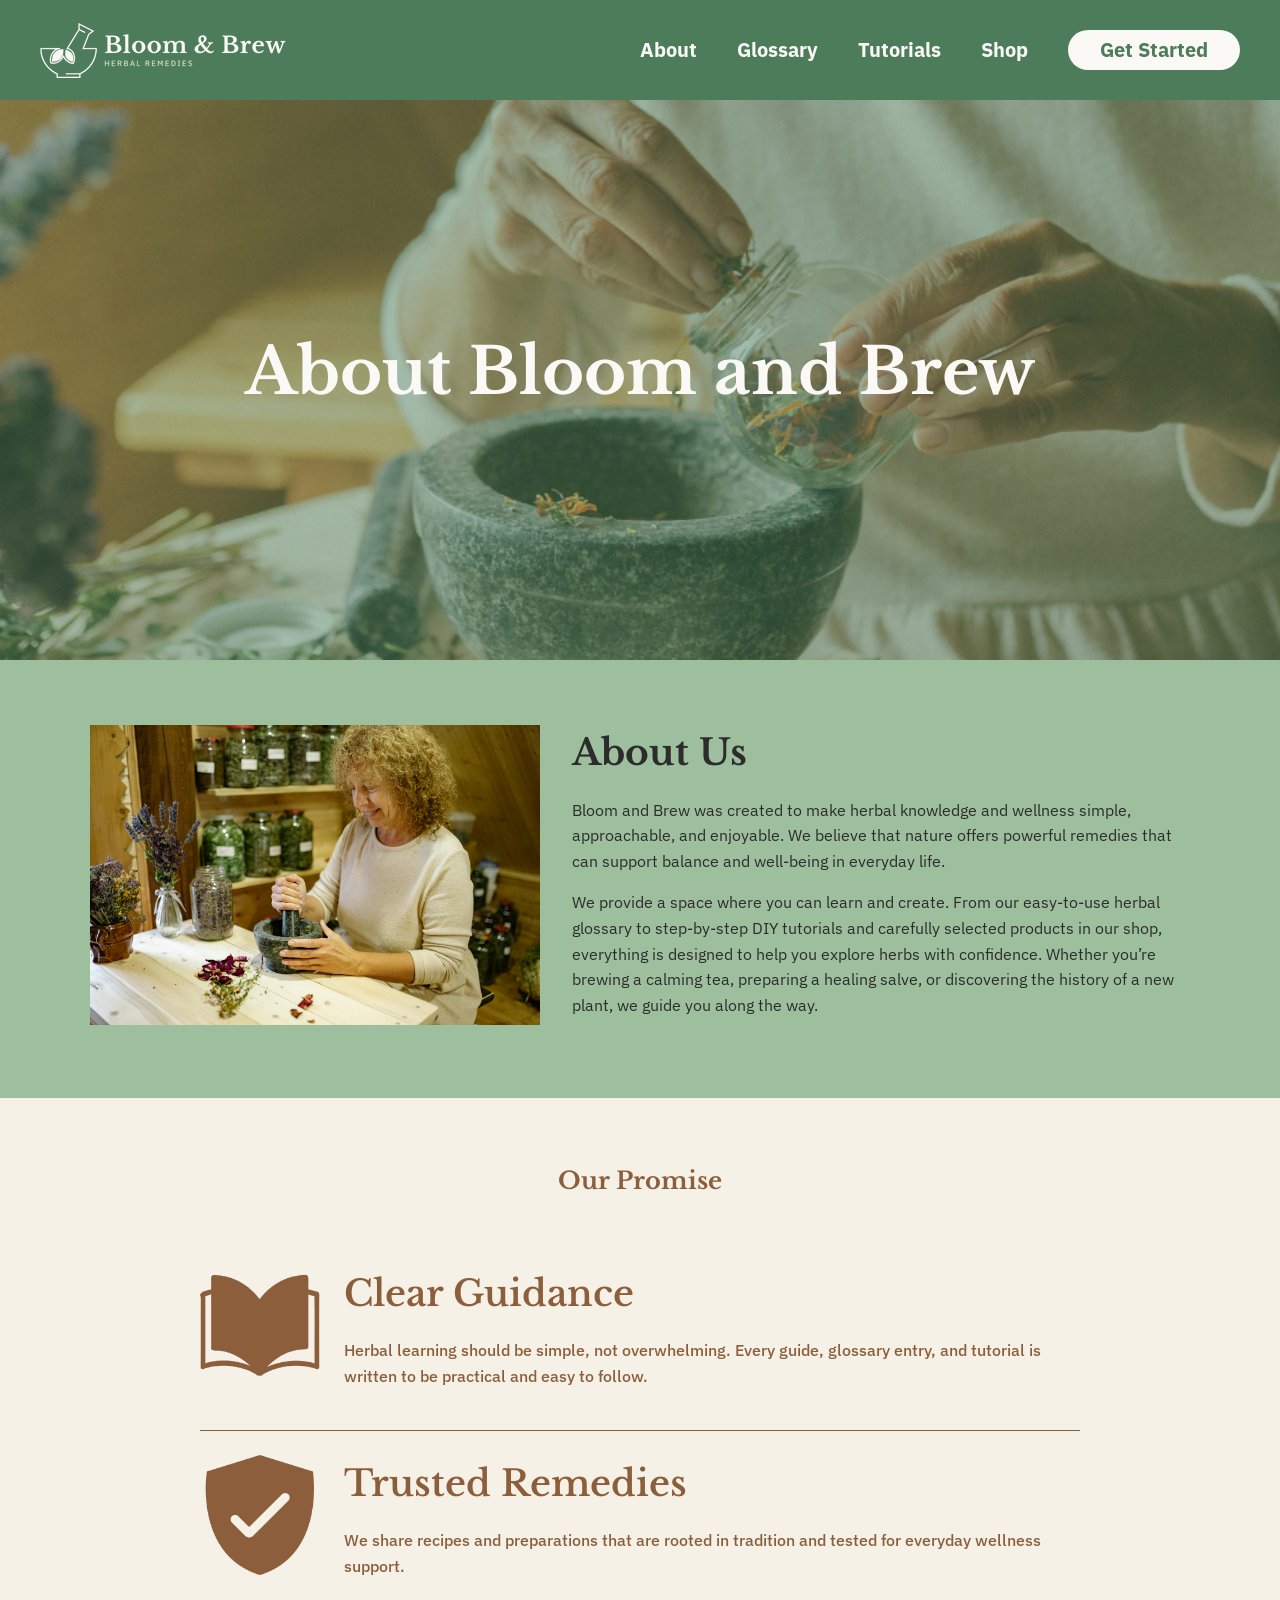
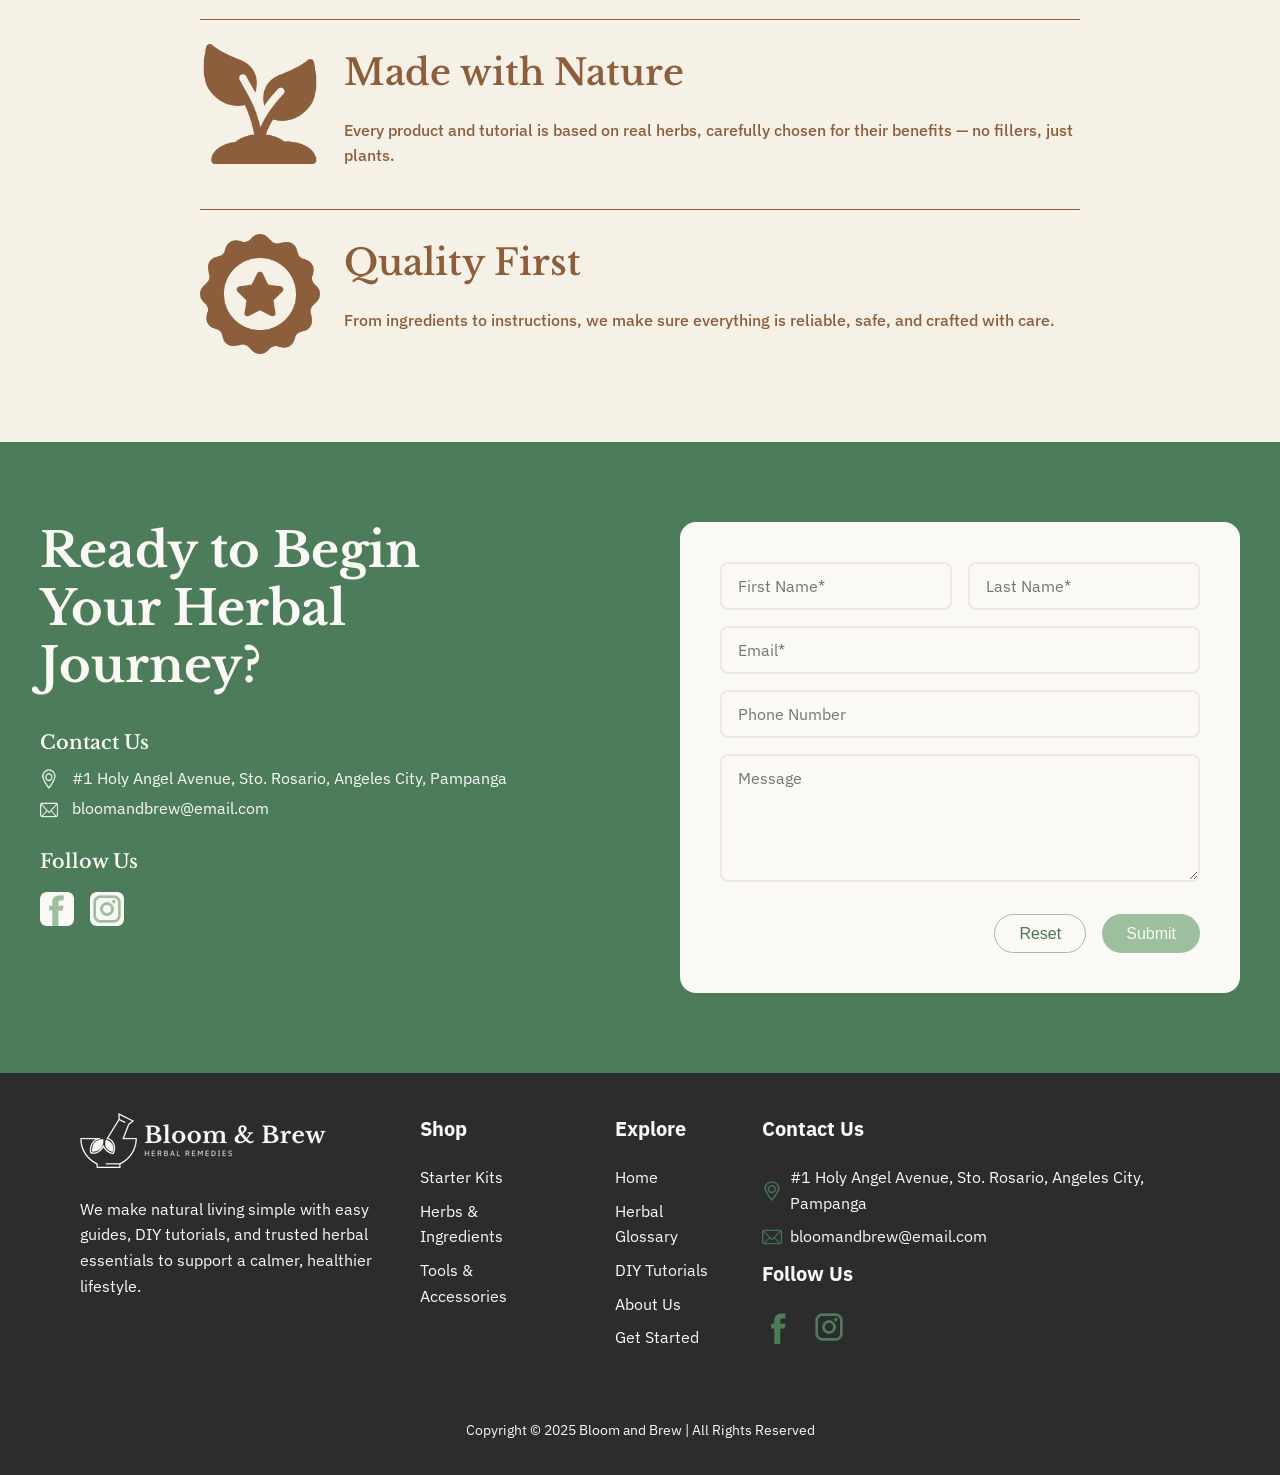
<file: about.html>
<!DOCTYPE html>
<html lang="en">
<head>
  <meta charset="UTF-8">
  <meta name="viewport" content="width=device-width, initial-scale=1.0">
  <title>Bloom and Brew</title>
  <link href="https://fonts.googleapis.com/css2?family=Libre+Baskerville:wght@400;700&display=swap" rel="stylesheet">
  <link href="https://fonts.googleapis.com/css2?family=IBM+Plex+Sans:wght@400;500&display=swap" rel="stylesheet">
  <link rel="stylesheet" href="styles.css">
</head>
<body>
  <header class="navbar">
    <div class="container nav-content">
      <a href="index.html" class="brand">
        <img src="resources/logo/horizontal-white-logo.png" alt="Bloom & Brew Logo" class="horizontal-logo">
      </a>
      
      <nav class="menu">
        <a href="about.html">About</a>
        <a href="glossary.html">Glossary</a>
        <a href="tutorials.html">Tutorials</a>
        <a href="shop.html">Shop</a>
        <a href="#contact" class="white-to-sage">Get Started</a>
      </nav>          
    </div>
  </header>
  
  <!-- ABOUT HERO -->
  <section class="about-hero">
    <div class="about-hero-content">
      <h1>About Bloom and Brew</h1>
    </div>
  </section>

  <!-- WHO WE ARE SECTION -->
  <section class="who-we-are">
    <div class="who-container">
      <div class="who-image">
        <img src="resources/img/about-us.jpg" alt="Herbalist at work">
      </div>
      <div class="who-text">
        <h2>About Us</h2>
        <p>
          Bloom and Brew was created to make herbal knowledge and wellness simple, approachable, and enjoyable.
          We believe that nature offers powerful remedies that can support balance and well-being in everyday life.
        </p>
        <p>
          We provide a space where you can learn and create. From our easy-to-use herbal glossary to step-by-step DIY
          tutorials and carefully selected products in our shop, everything is designed to help you explore herbs with confidence. 
          Whether you’re brewing a calming tea, preparing a healing salve, or discovering the history of a new plant, 
          we guide you along the way.
        </p>
      </div>
    </div>
  </section>

  <!-- OUR PROMISE SECTION -->
  <section class="our-promise">
    <h2>Our Promise</h2>
    <div class="our-promise-content">
      
      <div class="promise-item">
        <img src="resources/icons/clear-guidance.png" alt="Clear Guidance Icon" class="promise-icon">
        <div class="promise-text">
          <h3>Clear Guidance</h3>
          <p>Herbal learning should be simple, not overwhelming. Every guide, glossary entry, and tutorial is written to be practical and easy to follow.</p>
        </div>
      </div>
      <hr>
  
      <div class="promise-item">
        <img src="resources/icons/trusted-remedies.png" alt="Trusted Remedies Icon" class="promise-icon">
        <div class="promise-text">
          <h3>Trusted Remedies</h3>
          <p>We share recipes and preparations that are rooted in tradition and tested for everyday wellness support.</p>
        </div>
      </div>
      <hr>
  
      <div class="promise-item">
        <img src="resources/icons/made-with-nature.png" alt="Made with Nature Icon" class="promise-icon">
        <div class="promise-text">
          <h3>Made with Nature</h3>
          <p>Every product and tutorial is based on real herbs, carefully chosen for their benefits — no fillers, just plants.</p>
        </div>
      </div>
      <hr>
  
      <div class="promise-item">
        <img src="resources/icons/quality-first.png" alt="Quality First Icon" class="promise-icon">
        <div class="promise-text">
          <h3>Quality First</h3>
          <p>From ingredients to instructions, we make sure everything is reliable, safe, and crafted with care.</p>
        </div>
      </div>
  
    </div>
  </section>  

  <!-- CONTACT SECTION -->
  <section class="contact-section" id="contact">
    <div class="container contact-content">
      
      <div class="contact-left">
        <h2>Ready to Begin Your Herbal Journey?</h2>
        
        <div class="contact-info">
          <h4>Contact Us</h4>
          <p>
            <a href="https://maps.app.goo.gl/sAa7WFFvHE4o6rkJ7" target="_blank" rel="noopener noreferrer">
              <img src="resources/icons/location-white.png" alt="Location" class="icon">
              #1 Holy Angel Avenue, Sto. Rosario, Angeles City, Pampanga
            </a>
          </p>
          <p>
            <a href="mailto:bloomandbrew@email.com">
              <img src="resources/icons/mail-white.png" alt="Email" class="icon">
              bloomandbrew@email.com
            </a>
          </p>
        </div>
        
        <div class="social">
          <h4>Follow Us</h4>
          <div class="light-social-icons">
            <a href="https://www.facebook.com/christructure" target="_blank" rel="noopener noreferrer">
              <img src="resources/icons/facebook-light.png" alt="Facebook" class="social-icon">
            </a>
            <a href="https://www.instagram.com/christructure" target="_blank" rel="noopener noreferrer">
              <img src="resources/icons/insta-light-icon.png" alt="Instagram" class="social-icon">
            </a>
          </div>
        </div>        
      </div>
      
      <div class="contact-right">
        <form action="#" method="post" class="contact-form">
          <div class="form-row">
            <input type="text" name="first_name" placeholder="First Name*" required>
            <input type="text" name="last_name" placeholder="Last Name*" required>
          </div>
          <input type="email" name="email" placeholder="Email*" required>
          <input type="text" name="phone" placeholder="Phone Number">
          <textarea name="message" rows="5" placeholder="Message"></textarea>
          
          <div class="form-actions">
            <button type="reset" class="btn-reset">Reset</button>
            <button type="submit" class="btn-submit">Submit</button>
          </div>
        </form>
      </div>
    </div>
  </section>
  
</body>

<footer class="footer">
  <div class="container footer-content">
    <div class="footer-left">
      <a href="index.html">
        <img src="resources/logo/horizontal-white-logo.png" alt="Bloom & Brew Logo" class="footer-logo">
      </a>
      <p>We make natural living simple with easy guides, DIY tutorials, and trusted herbal essentials to support a calmer, healthier lifestyle.</p>
    </div>

    <div class="footer-links">
      <div>
        <h4>Shop</h4>
        <ul>
          <li><a href="shop.html">Starter Kits</a></li>
          <li><a href="shop.html">Herbs & Ingredients</a></li>
          <li><a href="shop.html">Tools & Accessories</a></li>
        </ul>
      </div>
      <div>
        <h4>Explore</h4>
        <ul>
          <li><a href="index.html">Home</a></li>
          <li><a href="glossary.html">Herbal Glossary</a></li>
          <li><a href="tutorials.html">DIY Tutorials</a></li>
          <li><a href="about.html">About Us</a></li>
          <li><a href="#contact">Get Started</a></li>
        </ul>
      </div>
    </div>

    <div class="footer-contact">
      <h4>Contact Us</h4>
      <p>
        <img src="resources/icons/location-green.png" alt="Location" class="icon">
        <a href="https://maps.app.goo.gl/sAa7WFFvHE4o6rkJ7" target="_blank">
          #1 Holy Angel Avenue, Sto. Rosario, Angeles City, Pampanga
        </a>
      </p>
      <p>
        <img src="resources/icons/mail-green.png" alt="Email" class="icon">
        <a href="mailto:bloomandbrew@email.com">bloomandbrew@email.com</a>
      </p>

      <h4>Follow Us</h4>
        <div class="dark-social-icons">
          <a href="https://www.facebook.com/christructure" target="_blank" rel="noopener noreferrer">
            <img src="resources/icons/facebook-dark-icon.png" alt="Facebook" class="social-icon">
          </a>
          <a href="https://www.instagram.com/christructure" target="_blank" rel="noopener noreferrer">
            <img src="resources/icons/insta-dark-icon.png" alt="Instagram" class="social-icon">
          </a>
        </div>
    </div>
  </div>

  <div class="footer-bottom">
    <p>Copyright &copy; 2025 Bloom and Brew | All Rights Reserved</p>
  </div>
</footer>

</html>
</file>
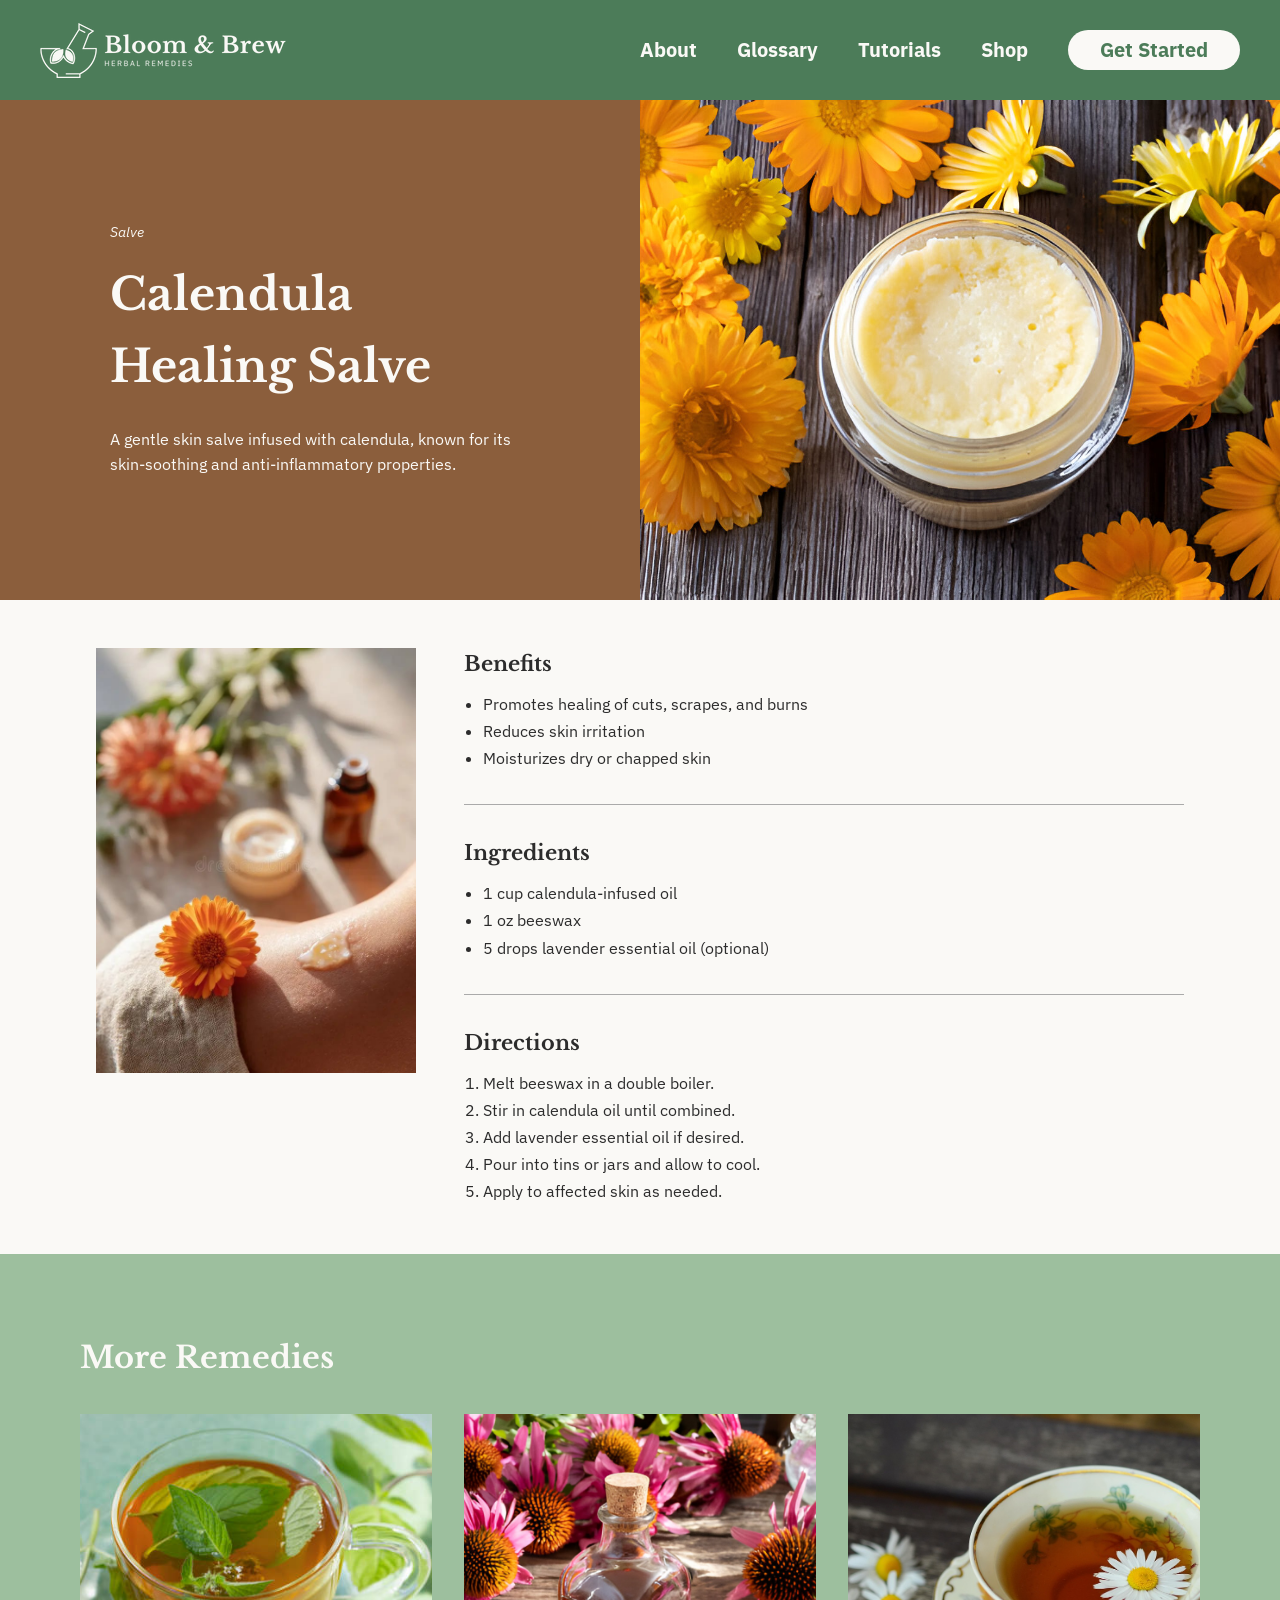
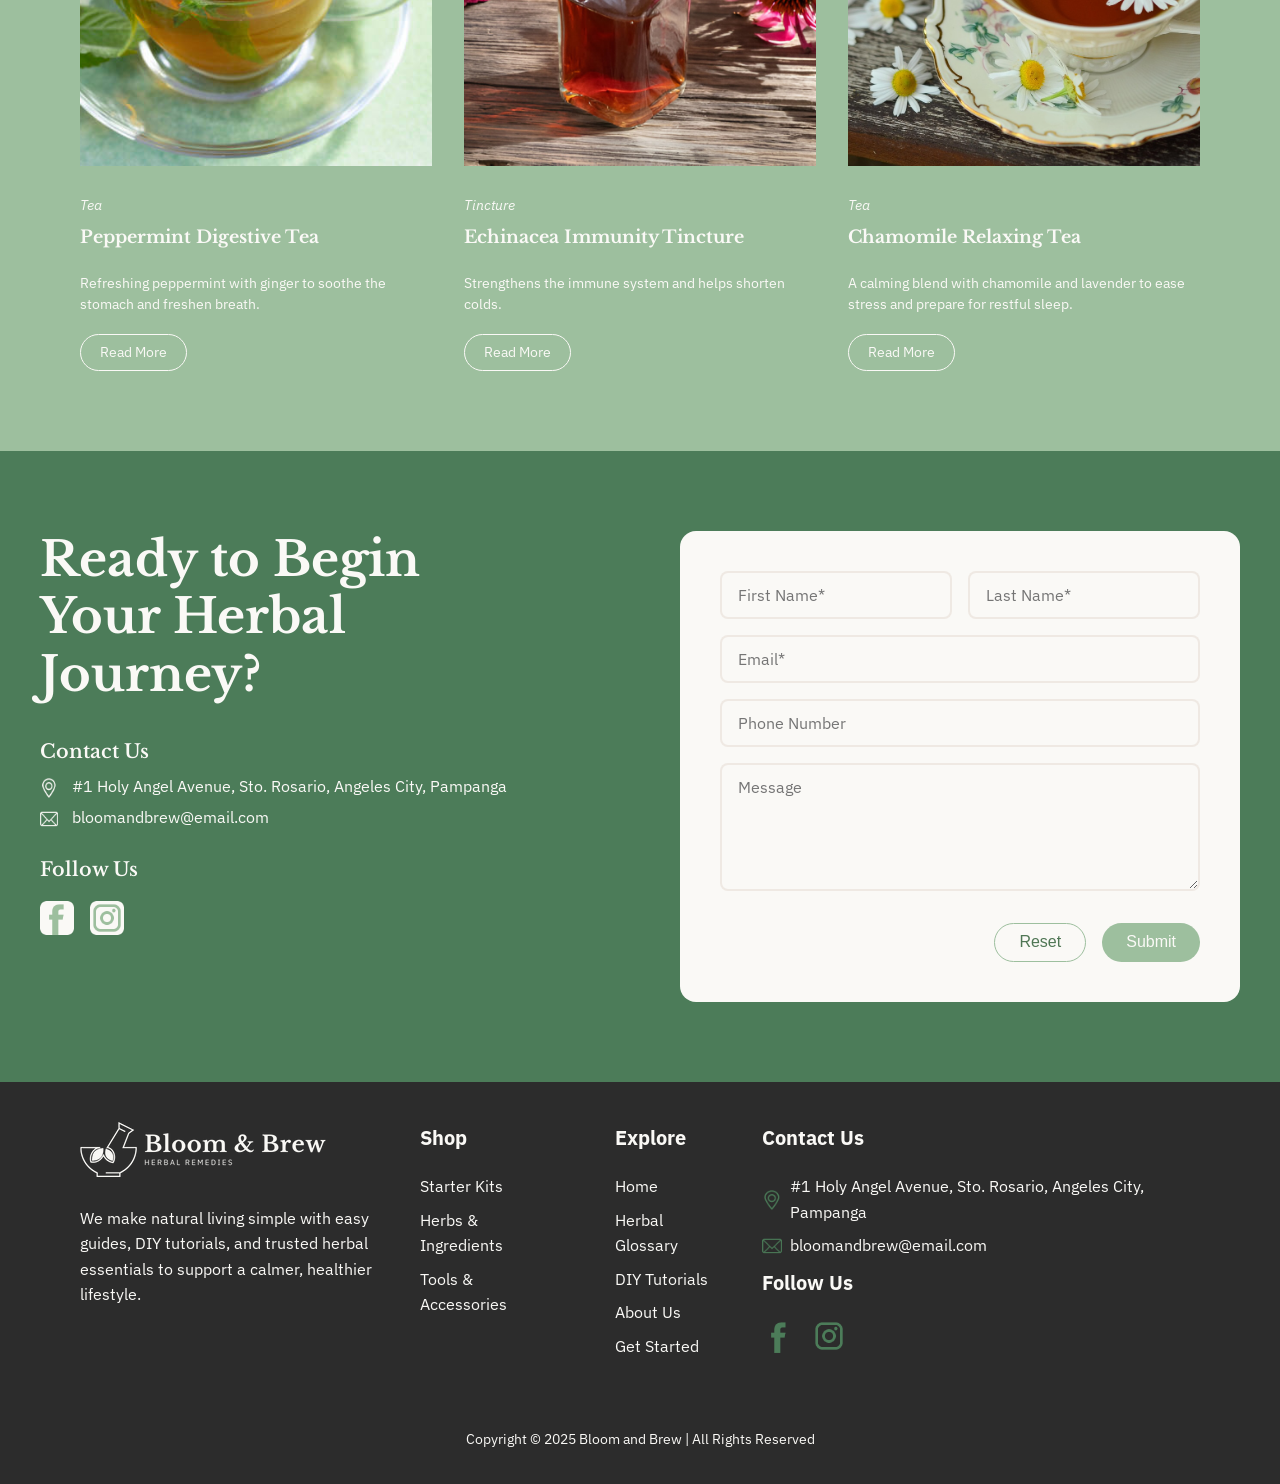
<file: calendula-healing-salve.html>
<!DOCTYPE html>
<html lang="en">
<head>
  <meta charset="UTF-8">
  <meta name="viewport" content="width=device-width, initial-scale=1.0">
  <title>Bloom and Brew</title>
  <link href="https://fonts.googleapis.com/css2?family=Libre+Baskerville:wght@400;700&display=swap" rel="stylesheet">
  <link href="https://fonts.googleapis.com/css2?family=IBM+Plex+Sans:wght@400;500&display=swap" rel="stylesheet">
  <link rel="stylesheet" href="styles.css">
</head>
<body>
  <header class="navbar">
    <div class="container nav-content">
      <a href="index.html" class="brand">
        <img src="resources/logo/horizontal-white-logo.png" alt="Bloom & Brew Logo" class="horizontal-logo">
      </a>
      
      <nav class="menu">
        <a href="about.html">About</a>
        <a href="glossary.html">Glossary</a>
        <a href="tutorials.html">Tutorials</a>
        <a href="shop.html">Shop</a>
        <a href="#contact" class="white-to-sage">Get Started</a>
      </nav>          
    </div>
  </header>

<!-- CALENDULA HEALING SALVE HERO -->
<section class="calendula-healing-salve-hero">
  <div class="container hero-left">
    <p class="hero-category">Salve</p>
    <h1>Calendula<br>Healing Salve</h1>
    <p class="hero-description">
      A gentle skin salve infused with calendula, known for its skin-soothing and anti-inflammatory properties.
    </p>
  </div>
  <div class="hero-right">
    <img src="resources/img/calendula-healing-salve.jpg" alt="Calendula Healing Salve">
  </div>
</section>

<!-- TUTORIAL SECTION -->
<section class="container tutorial">
  <div class="tutorial-image">
    <img src="resources/img/applying-calendula-salve.jfif" alt="Applying Calendula Salve">
  </div>

  <div class="tutorial-content">
    <div class="tutorial-block">
      <h2>Benefits</h2>
      <ul>
        <li>Promotes healing of cuts, scrapes, and burns</li>
        <li>Reduces skin irritation</li>
        <li>Moisturizes dry or chapped skin</li>
      </ul>
    </div>

    <hr>

    <div class="tutorial-block">
      <h2>Ingredients</h2>
      <ul>
        <li>1 cup calendula-infused oil</li>
        <li>1 oz beeswax</li>
        <li>5 drops lavender essential oil (optional)</li>
      </ul>
    </div>

    <hr>

    <div class="tutorial-block">
      <h2>Directions</h2>
      <ol>
        <li>Melt beeswax in a double boiler.</li>
        <li>Stir in calendula oil until combined.</li>
        <li>Add lavender essential oil if desired.</li>
        <li>Pour into tins or jars and allow to cool.</li>
        <li>Apply to affected skin as needed.</li>
      </ol>
    </div>
  </div>
</section> 

<!-- READ MORE SECTION -->
<section class="read-more-section">
  <div class="remedies-inner">
    <h2 class="remedies-title">More Remedies</h2>

    <div class="remedies-grid">

      <div class="remedy-card">
        <img src="resources/img/peppermint-digestive-tea.jpg" alt="Peppermint Digestive Tea">
        <p class="remedy-type">Tea</p>
        <h3 class="remedy-name">Peppermint Digestive Tea</h3>
        <p class="remedy-desc">Refreshing peppermint with ginger to soothe the stomach and freshen breath.</p>
        <a href="echinacea-immunity-tincture.html" class="read-more">Read More</a>
      </div>

      <div class="remedy-card">
        <img src="resources/img/echinacea-immunity-tincture.jpg" alt="Echinacea Immunity Tincture">
        <p class="remedy-type">Tincture</p>
        <h3 class="remedy-name">Echinacea Immunity Tincture</h3>
        <p class="remedy-desc">Strengthens the immune system and helps shorten colds.</p>
        <a href="tutorials.html" class="read-more">Read More</a>
      </div>

      <div class="remedy-card">
        <img src="resources/img/chamomile-relaxing-tea.jpg" alt="Chamomile Relaxing Tea">
        <p class="remedy-type">Tea</p>
        <h3 class="remedy-name">Chamomile Relaxing Tea</h3>
        <p class="remedy-desc">A calming blend with chamomile and lavender to ease stress and prepare for restful sleep.</p>
        <a href="tutorials.html" class="read-more">Read More</a>
      </div>

    </div>
  </div>
</section>
  
<!-- CONTACT SECTION -->
<section class="contact-section" id="contact">
  <div class="container contact-content">
    
    <div class="contact-left">
      <h2>Ready to Begin Your Herbal Journey?</h2>
      
      <div class="contact-info">
        <h4>Contact Us</h4>
        <p>
          <a href="https://maps.app.goo.gl/sAa7WFFvHE4o6rkJ7" target="_blank" rel="noopener noreferrer">
            <img src="resources/icons/location-white.png" alt="Location" class="icon">
            #1 Holy Angel Avenue, Sto. Rosario, Angeles City, Pampanga
          </a>
        </p>
        <p>
          <a href="mailto:bloomandbrew@email.com">
            <img src="resources/icons/mail-white.png" alt="Email" class="icon">
            bloomandbrew@email.com
          </a>
        </p>
      </div>
      
      <div class="social">
        <h4>Follow Us</h4>
        <div class="light-social-icons">
          <a href="https://www.facebook.com/christructure" target="_blank" rel="noopener noreferrer">
            <img src="resources/icons/facebook-light.png" alt="Facebook" class="social-icon">
          </a>
          <a href="https://www.instagram.com/christructure" target="_blank" rel="noopener noreferrer">
            <img src="resources/icons/insta-light-icon.png" alt="Instagram" class="social-icon">
          </a>
        </div>
      </div>        
    </div>
    
    <div class="contact-right">
      <form action="#" method="post" class="contact-form">
        <div class="form-row">
          <input type="text" name="first_name" placeholder="First Name*" required>
          <input type="text" name="last_name" placeholder="Last Name*" required>
        </div>
        <input type="email" name="email" placeholder="Email*" required>
        <input type="text" name="phone" placeholder="Phone Number">
        <textarea name="message" rows="5" placeholder="Message"></textarea>
        
        <div class="form-actions">
          <button type="reset" class="btn-reset">Reset</button>
          <button type="submit" class="btn-submit">Submit</button>
        </div>
      </form>
    </div>
  </div>
</section>

</body>

<footer class="footer">
<div class="container footer-content">
  <div class="footer-left">
    <a href="index.html">
      <img src="resources/logo/horizontal-white-logo.png" alt="Bloom & Brew Logo" class="footer-logo">
    </a>
    <p>We make natural living simple with easy guides, DIY tutorials, and trusted herbal essentials to support a calmer, healthier lifestyle.</p>
  </div>

  <div class="footer-links">
    <div>
      <h4>Shop</h4>
      <ul>
        <li><a href="shop.html">Starter Kits</a></li>
        <li><a href="shop.html">Herbs & Ingredients</a></li>
        <li><a href="shop.html">Tools & Accessories</a></li>
      </ul>
    </div>
    <div>
      <h4>Explore</h4>
      <ul>
        <li><a href="index.html">Home</a></li>
        <li><a href="glossary.html">Herbal Glossary</a></li>
        <li><a href="tutorials.html">DIY Tutorials</a></li>
        <li><a href="about.html">About Us</a></li>
        <li><a href="#contact">Get Started</a></li>
      </ul>
    </div>
  </div>

  <div class="footer-contact">
    <h4>Contact Us</h4>
    <p>
      <img src="resources/icons/location-green.png" alt="Location" class="icon">
      <a href="https://maps.app.goo.gl/sAa7WFFvHE4o6rkJ7" target="_blank">
        #1 Holy Angel Avenue, Sto. Rosario, Angeles City, Pampanga
      </a>
    </p>
    <p>
      <img src="resources/icons/mail-green.png" alt="Email" class="icon">
      <a href="mailto:bloomandbrew@email.com">bloomandbrew@email.com</a>
    </p>

    <h4>Follow Us</h4>
      <div class="dark-social-icons">
        <a href="https://www.facebook.com/christructure" target="_blank" rel="noopener noreferrer">
          <img src="resources/icons/facebook-dark-icon.png" alt="Facebook" class="social-icon">
        </a>
        <a href="https://www.instagram.com/christructure" target="_blank" rel="noopener noreferrer">
          <img src="resources/icons/insta-dark-icon.png" alt="Instagram" class="social-icon">
        </a>
      </div>
  </div>
</div>

<div class="footer-bottom">
  <p>Copyright &copy; 2025 Bloom and Brew | All Rights Reserved</p>
</div>
</footer>

</html>
</file>
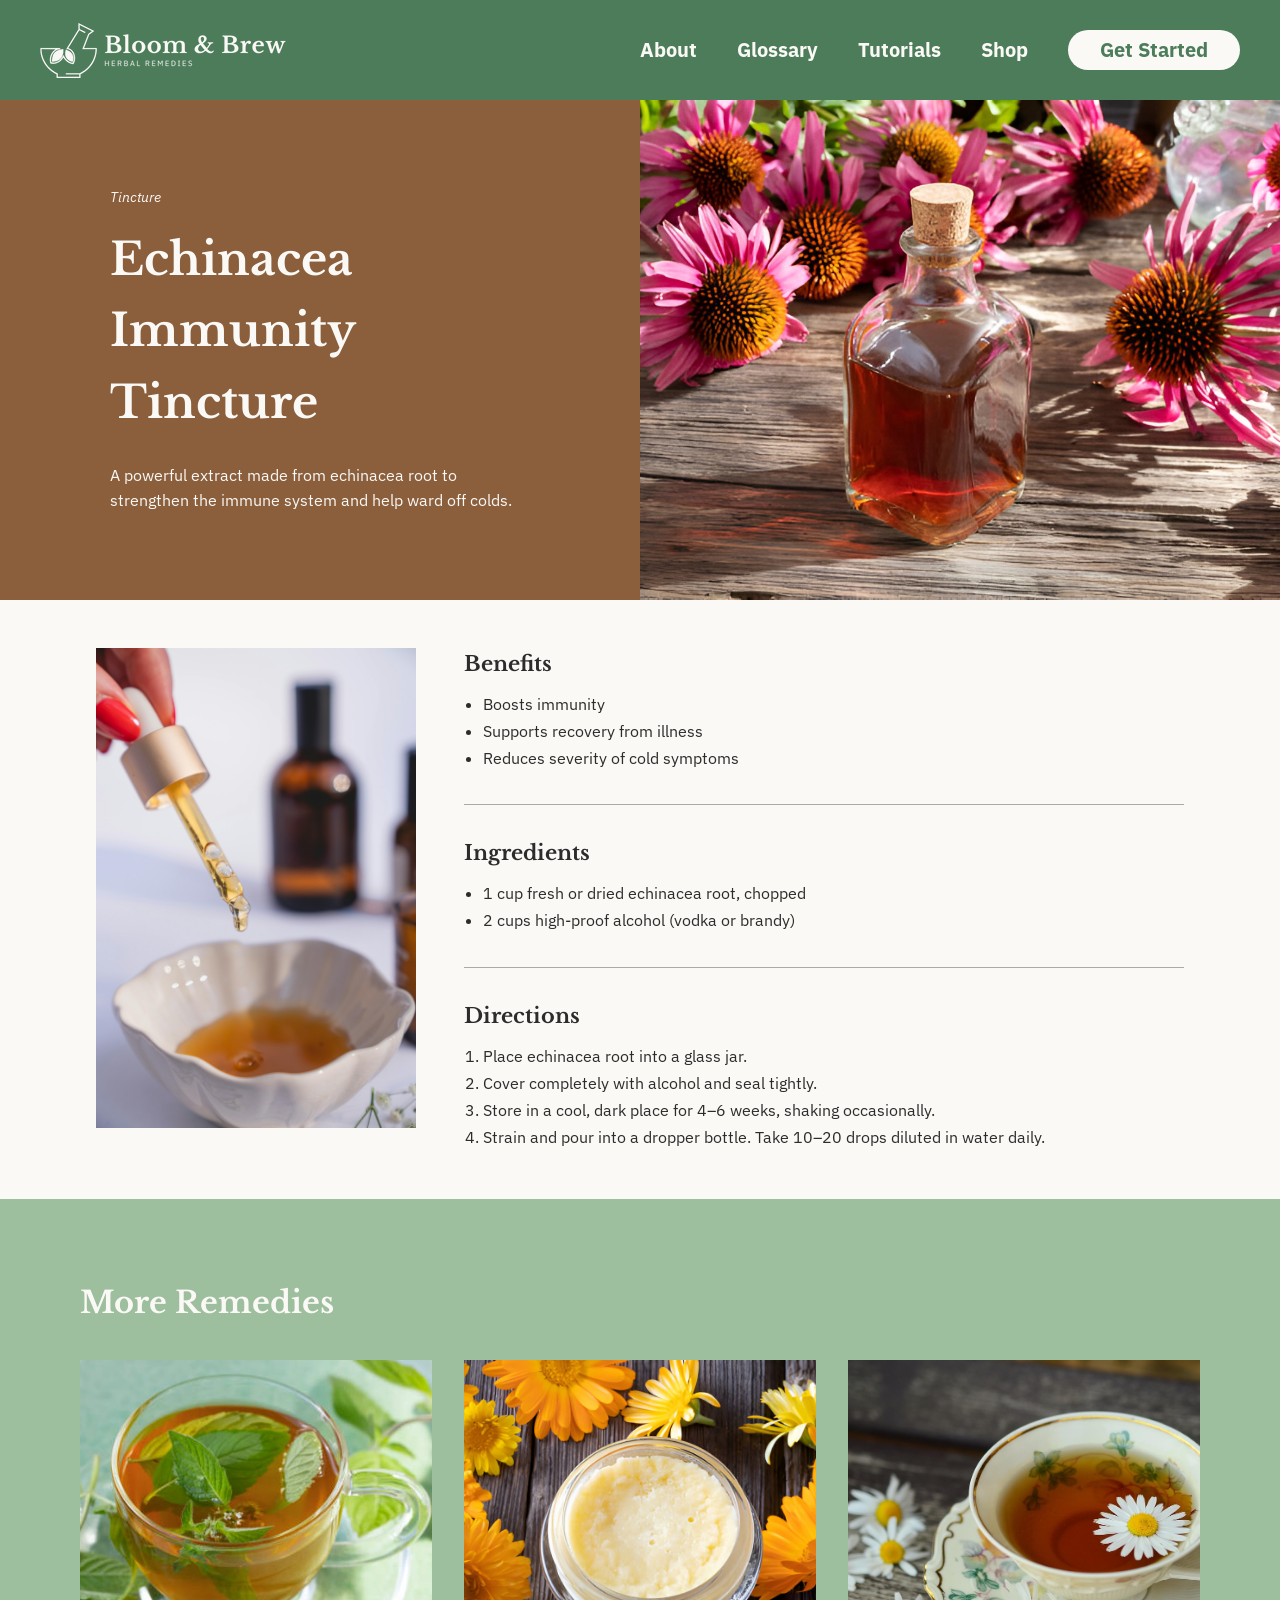
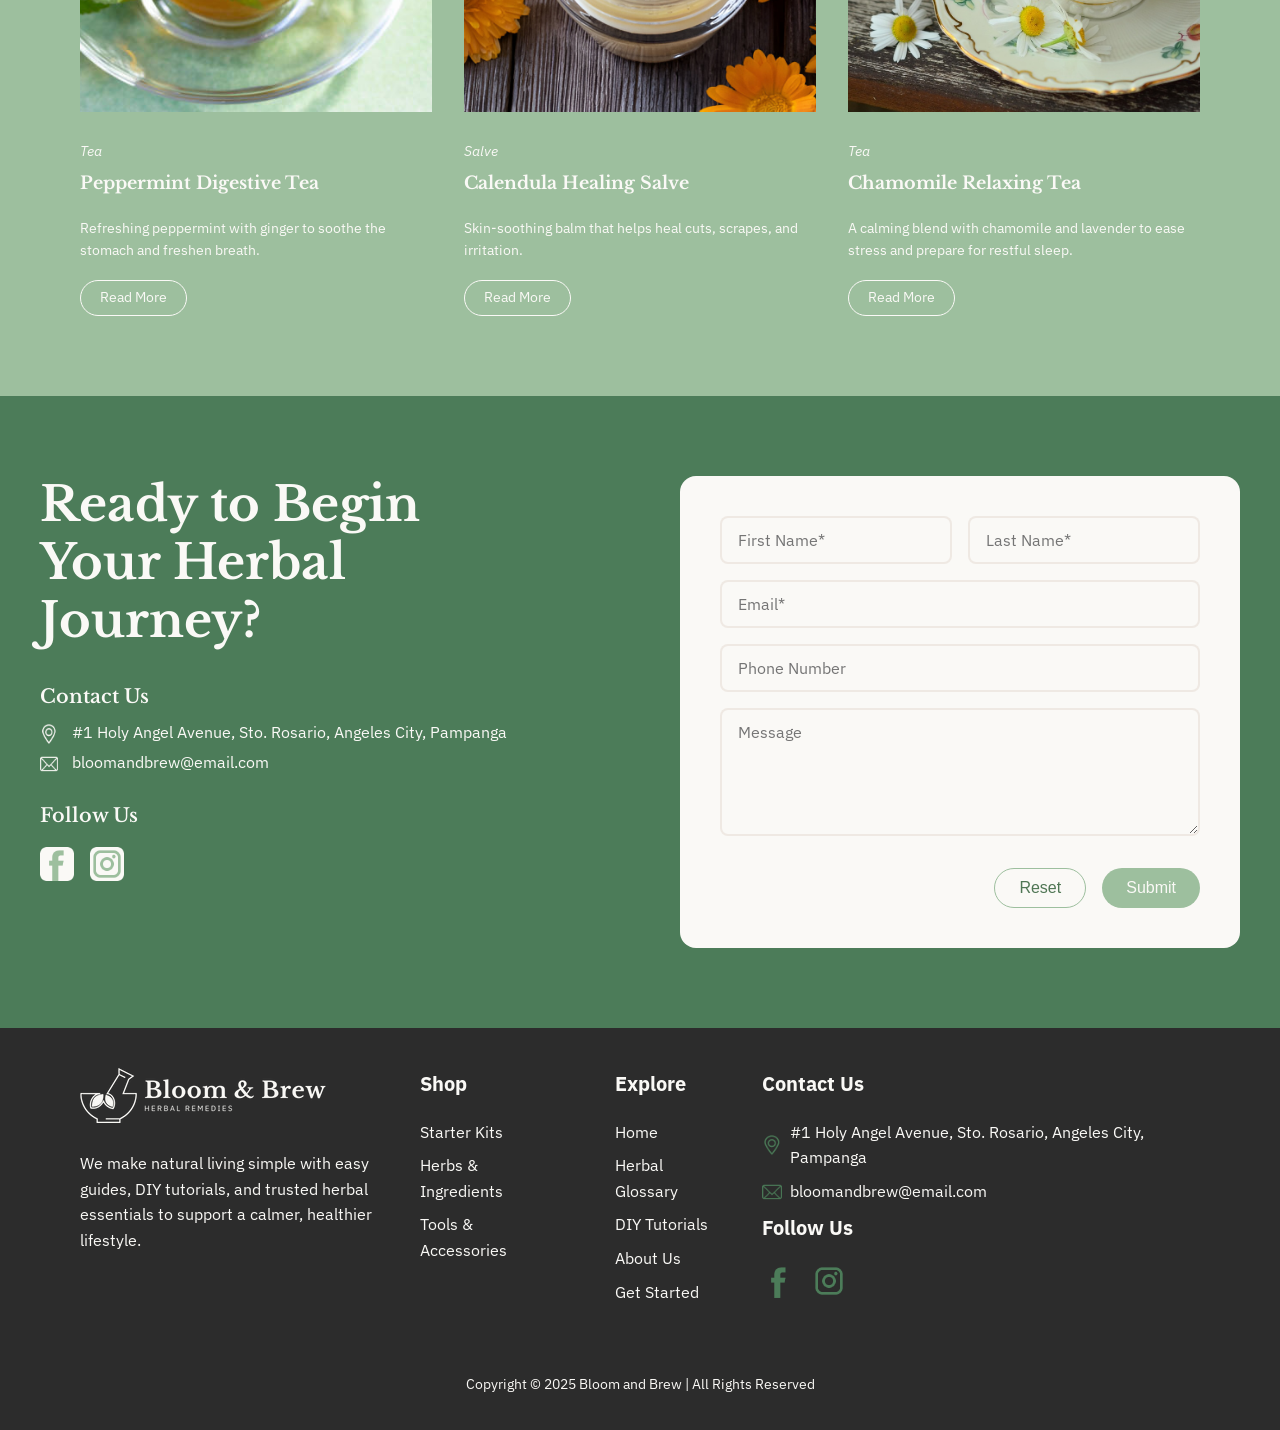
<file: echinacea-immunity-tincture.html>
<!DOCTYPE html>
<html lang="en">
<head>
  <meta charset="UTF-8">
  <meta name="viewport" content="width=device-width, initial-scale=1.0">
  <title>Bloom and Brew</title>
  <link href="https://fonts.googleapis.com/css2?family=Libre+Baskerville:wght@400;700&display=swap" rel="stylesheet">
  <link href="https://fonts.googleapis.com/css2?family=IBM+Plex+Sans:wght@400;500&display=swap" rel="stylesheet">
  <link rel="stylesheet" href="styles.css">
</head>
<body>
  <header class="navbar">
    <div class="container nav-content">
      <a href="index.html" class="brand">
        <img src="resources/logo/horizontal-white-logo.png" alt="Bloom & Brew Logo" class="horizontal-logo">
      </a>
      
      <nav class="menu">
        <a href="about.html">About</a>
        <a href="glossary.html">Glossary</a>
        <a href="tutorials.html">Tutorials</a>
        <a href="shop.html">Shop</a>
        <a href="#contact" class="white-to-sage">Get Started</a>
      </nav>          
    </div>
  </header>

<!-- ECHINACEA IMMUNITY TINCTURE HERO -->
<section class="echinacea-immunity-tincture-hero">
  <div class="container hero-left">
    <p class="hero-category">Tincture</p>
    <h1>Echinacea<br>Immunity<br>Tincture</h1>
    <p class="hero-description">
      A powerful extract made from echinacea root to strengthen the immune system and help ward off colds.
    </p>
  </div>
  <div class="hero-right">
    <img src="resources/img/echinacea-immunity-tincture.jpg" alt="Echinacea Immunity Tincture">
  </div>
</section>

<!-- TUTORIAL SECTION -->
<section class="container tutorial">
  <div class="tutorial-image">
    <img src="resources/img/dropping-echinacea-tincture.jpg" alt="Dropping Echinacea Tincture">
  </div>

  <div class="tutorial-content">
    <div class="tutorial-block">
      <h2>Benefits</h2>
      <ul>
        <li>Boosts immunity</li>
        <li>Supports recovery from illness</li>
        <li>Reduces severity of cold symptoms</li>
      </ul>
    </div>

    <hr>

    <div class="tutorial-block">
      <h2>Ingredients</h2>
      <ul>
        <li>1 cup fresh or dried echinacea root, chopped</li>
        <li>2 cups high-proof alcohol (vodka or brandy)</li>
      </ul>
    </div>

    <hr>

    <div class="tutorial-block">
      <h2>Directions</h2>
      <ol>
        <li>Place echinacea root into a glass jar.</li>
        <li>Cover completely with alcohol and seal tightly.</li>
        <li>Store in a cool, dark place for 4–6 weeks, shaking occasionally.</li>
        <li>Strain and pour into a dropper bottle. Take 10–20 drops diluted in water daily.</li>
      </ol>
    </div>
  </div>
</section> 

<!-- READ MORE SECTION -->
<section class="read-more-section">
  <div class="remedies-inner">
    <h2 class="remedies-title">More Remedies</h2>

    <div class="remedies-grid">

      <div class="remedy-card">
        <img src="resources/img/peppermint-digestive-tea.jpg" alt="Peppermint Digestive Tea">
        <p class="remedy-type">Tea</p>
        <h3 class="remedy-name">Peppermint Digestive Tea</h3>
        <p class="remedy-desc">Refreshing peppermint with ginger to soothe the stomach and freshen breath.</p>
        <a href="echinacea-immunity-tincture.html" class="read-more">Read More</a>
      </div>

      <div class="remedy-card">
        <img src="resources/img/calendula-healing-salve.jpg" alt="Calendula Healing Salve">
        <p class="remedy-type">Salve</p>
        <h3 class="remedy-name">Calendula Healing Salve</h3>
        <p class="remedy-desc">Skin-soothing balm that helps heal cuts, scrapes, and irritation.</p>
        <a href="calendula-healing-salve.html" class="read-more">Read More</a>
      </div>

      <div class="remedy-card">
        <img src="resources/img/chamomile-relaxing-tea.jpg" alt="Chamomile Relaxing Tea">
        <p class="remedy-type">Tea</p>
        <h3 class="remedy-name">Chamomile Relaxing Tea</h3>
        <p class="remedy-desc">A calming blend with chamomile and lavender to ease stress and prepare for restful sleep.</p>
        <a href="tutorials.html" class="read-more">Read More</a>
      </div>

    </div>
  </div>
</section>
  
<!-- CONTACT SECTION -->
<section class="contact-section" id="contact">
  <div class="container contact-content">
    
    <div class="contact-left">
      <h2>Ready to Begin Your Herbal Journey?</h2>
      
      <div class="contact-info">
        <h4>Contact Us</h4>
        <p>
          <a href="https://maps.app.goo.gl/sAa7WFFvHE4o6rkJ7" target="_blank" rel="noopener noreferrer">
            <img src="resources/icons/location-white.png" alt="Location" class="icon">
            #1 Holy Angel Avenue, Sto. Rosario, Angeles City, Pampanga
          </a>
        </p>
        <p>
          <a href="mailto:bloomandbrew@email.com">
            <img src="resources/icons/mail-white.png" alt="Email" class="icon">
            bloomandbrew@email.com
          </a>
        </p>
      </div>
      
      <div class="social">
        <h4>Follow Us</h4>
        <div class="light-social-icons">
          <a href="https://www.facebook.com/christructure" target="_blank" rel="noopener noreferrer">
            <img src="resources/icons/facebook-light.png" alt="Facebook" class="social-icon">
          </a>
          <a href="https://www.instagram.com/christructure" target="_blank" rel="noopener noreferrer">
            <img src="resources/icons/insta-light-icon.png" alt="Instagram" class="social-icon">
          </a>
        </div>
      </div>        
    </div>
    
    <div class="contact-right">
      <form action="#" method="post" class="contact-form">
        <div class="form-row">
          <input type="text" name="first_name" placeholder="First Name*" required>
          <input type="text" name="last_name" placeholder="Last Name*" required>
        </div>
        <input type="email" name="email" placeholder="Email*" required>
        <input type="text" name="phone" placeholder="Phone Number">
        <textarea name="message" rows="5" placeholder="Message"></textarea>
        
        <div class="form-actions">
          <button type="reset" class="btn-reset">Reset</button>
          <button type="submit" class="btn-submit">Submit</button>
        </div>
      </form>
    </div>
  </div>
</section>

</body>

<footer class="footer">
<div class="container footer-content">
  <div class="footer-left">
    <a href="index.html">
      <img src="resources/logo/horizontal-white-logo.png" alt="Bloom & Brew Logo" class="footer-logo">
    </a>
    <p>We make natural living simple with easy guides, DIY tutorials, and trusted herbal essentials to support a calmer, healthier lifestyle.</p>
  </div>

  <div class="footer-links">
    <div>
      <h4>Shop</h4>
      <ul>
        <li><a href="shop.html">Starter Kits</a></li>
        <li><a href="shop.html">Herbs & Ingredients</a></li>
        <li><a href="shop.html">Tools & Accessories</a></li>
      </ul>
    </div>
    <div>
      <h4>Explore</h4>
      <ul>
        <li><a href="index.html">Home</a></li>
        <li><a href="glossary.html">Herbal Glossary</a></li>
        <li><a href="tutorials.html">DIY Tutorials</a></li>
        <li><a href="about.html">About Us</a></li>
        <li><a href="#contact">Get Started</a></li>
      </ul>
    </div>
  </div>

  <div class="footer-contact">
    <h4>Contact Us</h4>
    <p>
      <img src="resources/icons/location-green.png" alt="Location" class="icon">
      <a href="https://maps.app.goo.gl/sAa7WFFvHE4o6rkJ7" target="_blank">
        #1 Holy Angel Avenue, Sto. Rosario, Angeles City, Pampanga
      </a>
    </p>
    <p>
      <img src="resources/icons/mail-green.png" alt="Email" class="icon">
      <a href="mailto:bloomandbrew@email.com">bloomandbrew@email.com</a>
    </p>

    <h4>Follow Us</h4>
      <div class="dark-social-icons">
        <a href="https://www.facebook.com/christructure" target="_blank" rel="noopener noreferrer">
          <img src="resources/icons/facebook-dark-icon.png" alt="Facebook" class="social-icon">
        </a>
        <a href="https://www.instagram.com/christructure" target="_blank" rel="noopener noreferrer">
          <img src="resources/icons/insta-dark-icon.png" alt="Instagram" class="social-icon">
        </a>
      </div>
  </div>
</div>

<div class="footer-bottom">
  <p>Copyright &copy; 2025 Bloom and Brew | All Rights Reserved</p>
</div>
</footer>

</html>
</file>
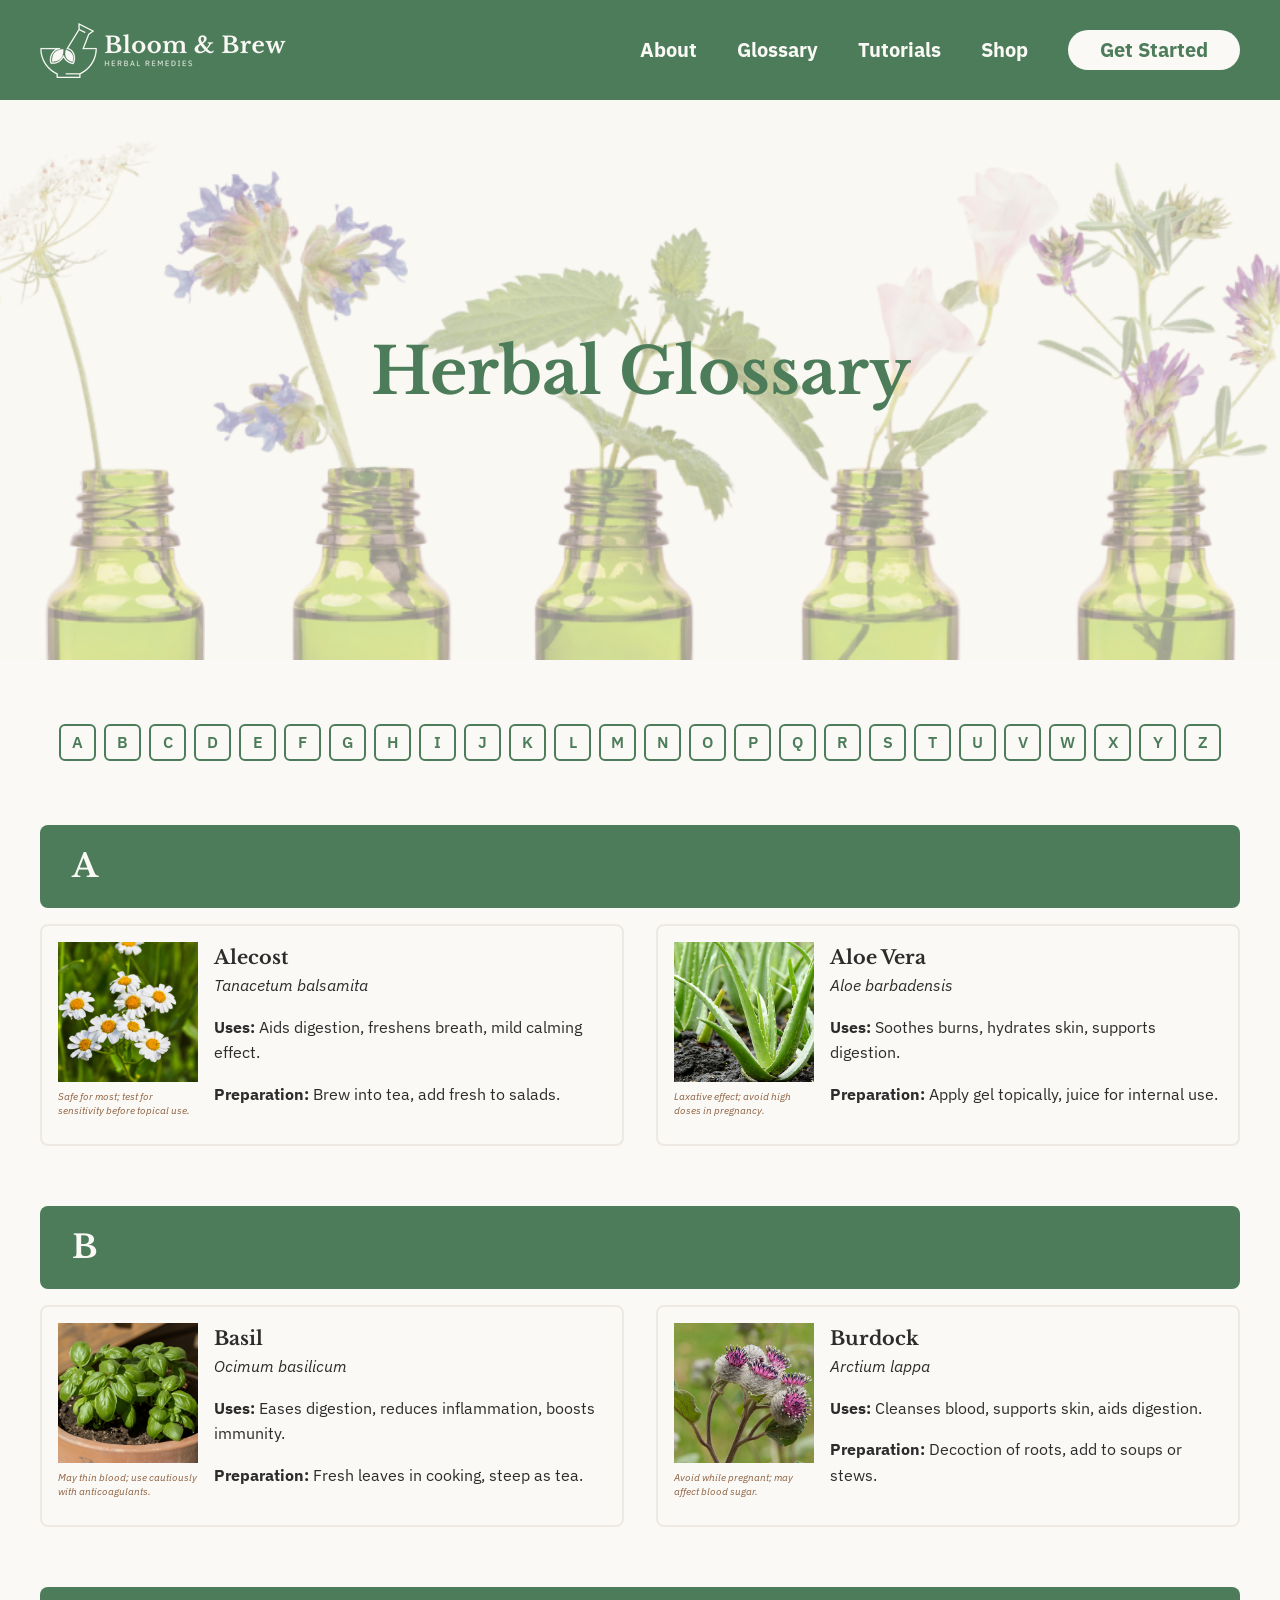
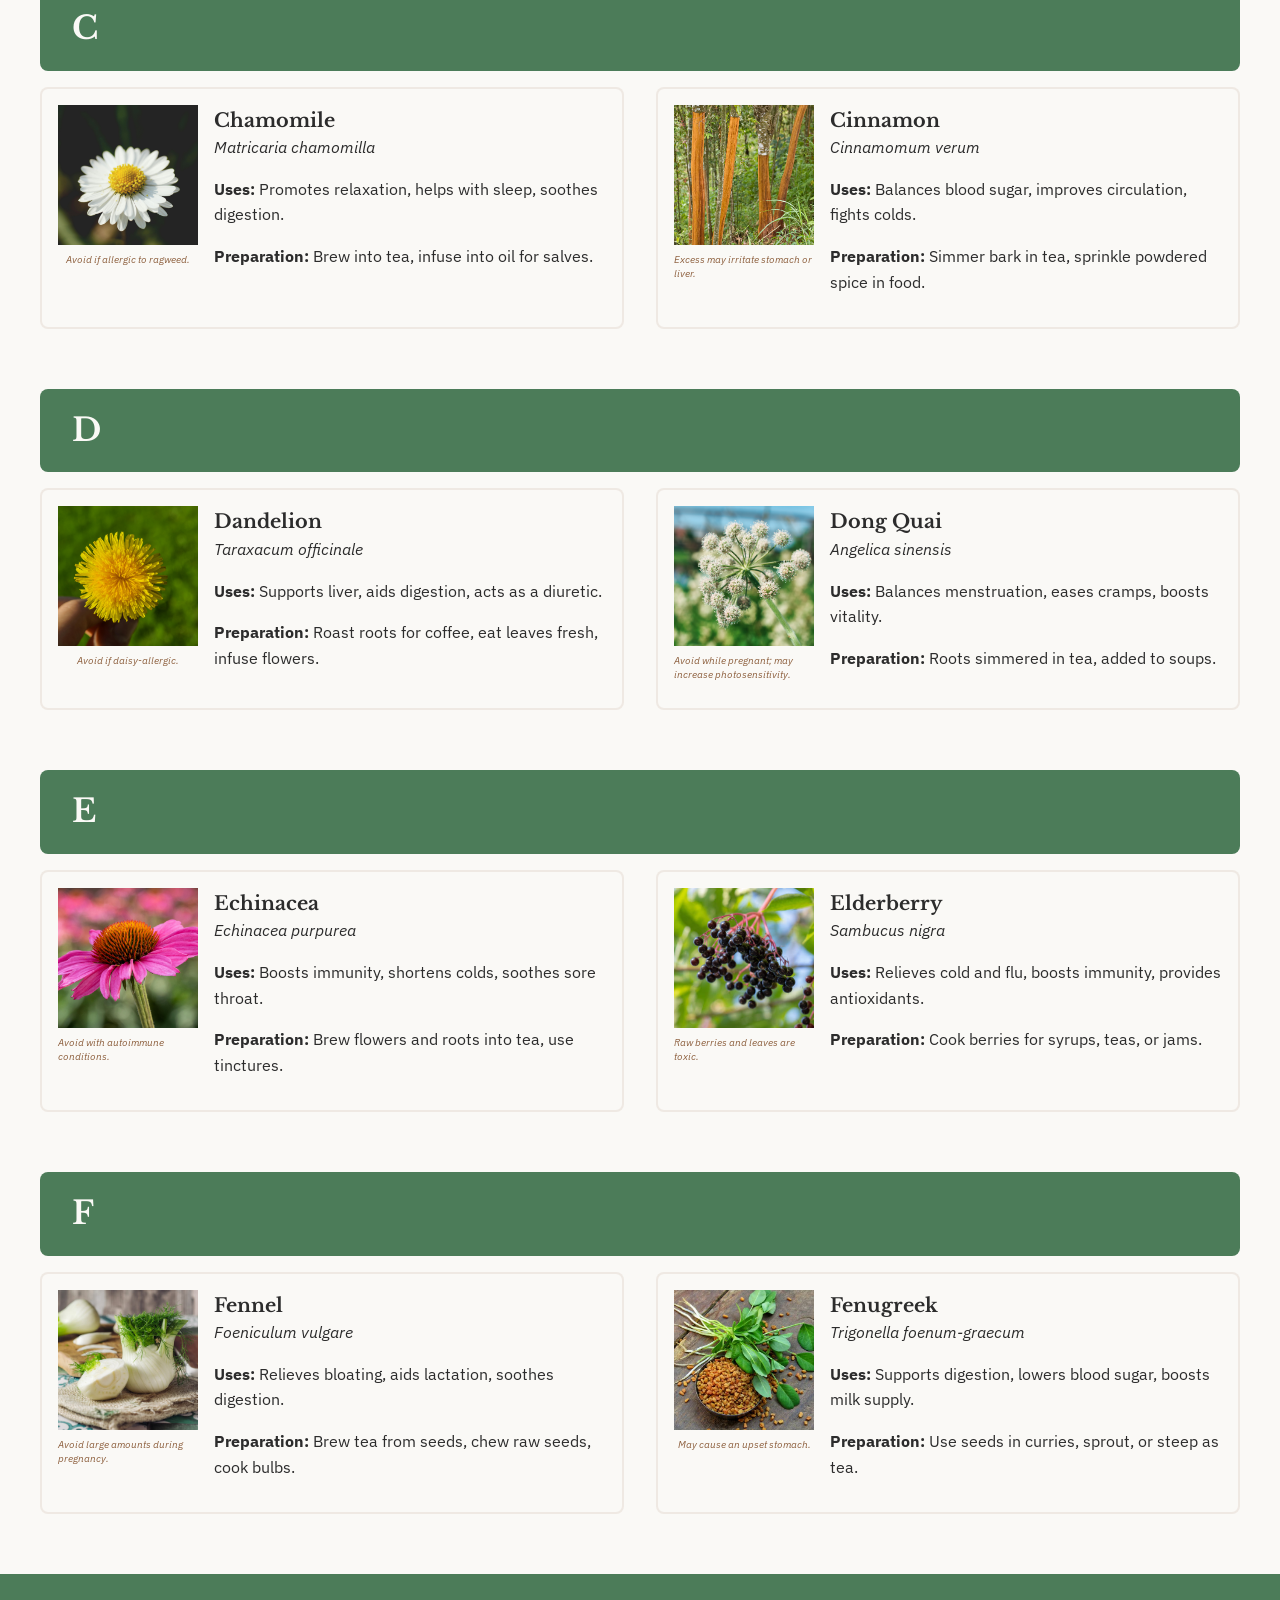
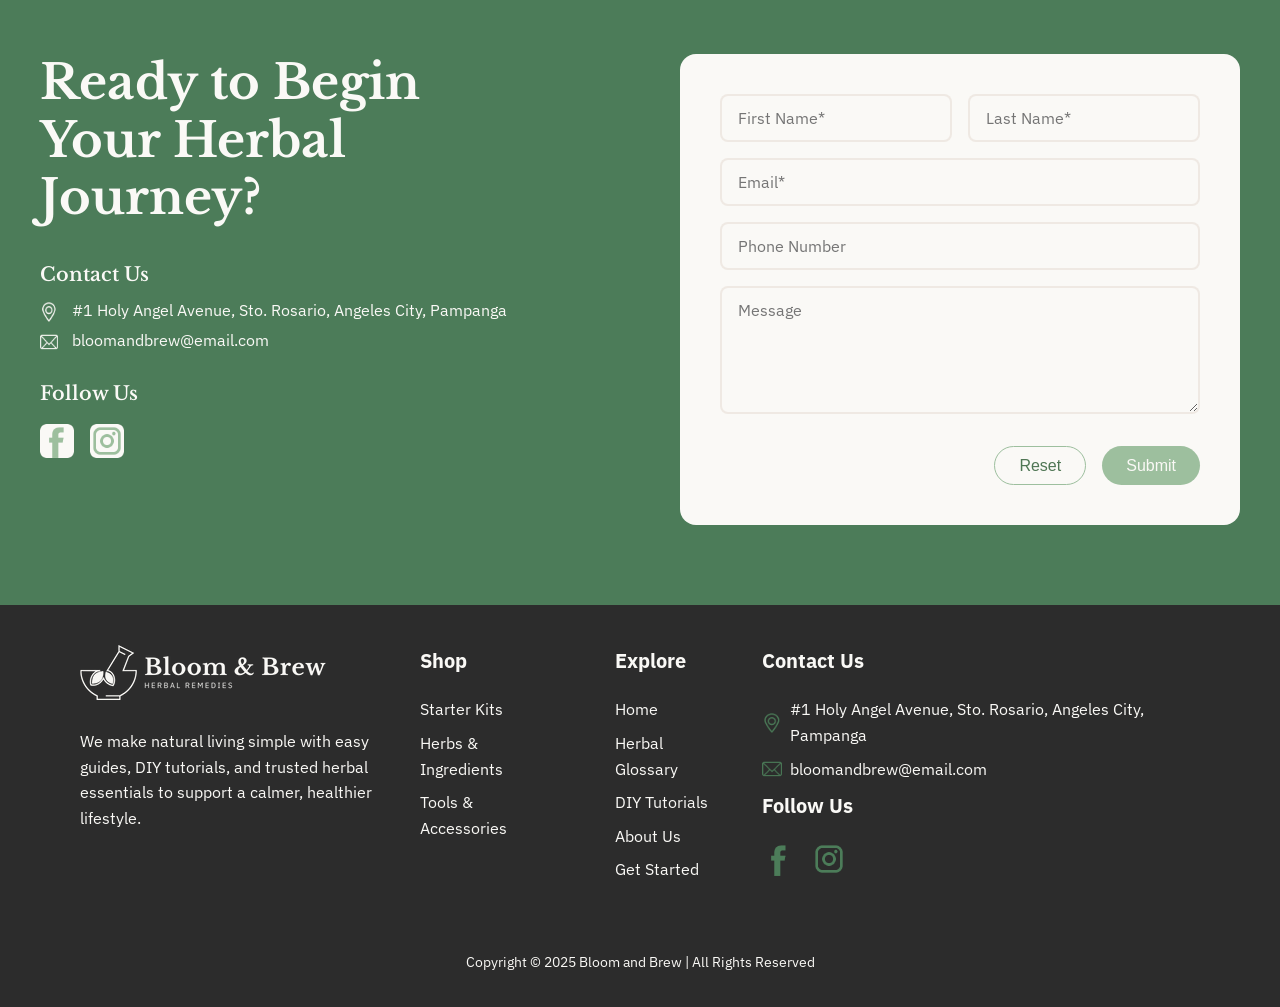
<file: glossary.html>
<!DOCTYPE html>
<html lang="en">
<head>
  <meta charset="UTF-8">
  <meta name="viewport" content="width=device-width, initial-scale=1.0">
  <title>Bloom and Brew</title>
  <link href="https://fonts.googleapis.com/css2?family=Libre+Baskerville:wght@400;700&display=swap" rel="stylesheet">
  <link href="https://fonts.googleapis.com/css2?family=IBM+Plex+Sans:wght@400;500&display=swap" rel="stylesheet">
  <link rel="stylesheet" href="styles.css">
</head>
<body>
  <header class="navbar">
    <div class="container nav-content">
      <a href="index.html" class="brand">
        <img src="resources/logo/horizontal-white-logo.png" alt="Bloom & Brew Logo" class="horizontal-logo">
      </a>
      
      <nav class="menu">
        <a href="about.html">About</a>
        <a href="glossary.html">Glossary</a>
        <a href="tutorials.html">Tutorials</a>
        <a href="shop.html">Shop</a>
        <a href="#contact" class="white-to-sage">Get Started</a>
      </nav>          
    </div>
  </header>

  <!-- GLOSSARY HERO -->
  <section class="glossary-hero">
    <div class="glossary-hero-content">
      <h1>Herbal Glossary</h1>
    </div>
  </section>   

  <!-- GLOSSARY SECTION -->
  <section class="glossary container">

    <div class="alphabet-navbar">
      <a href="#A">A</a>
      <a href="#B">B</a>
      <a href="#C">C</a>
      <a href="#D">D</a>
      <a href="#E">E</a>
      <a href="#F">F</a>
      <a href="">G</a>
      <a href="">H</a>
      <a href="">I</a>
      <a href="">J</a>
      <a href="">K</a>
      <a href="">L</a>
      <a href="">M</a>
      <a href="">N</a>
      <a href="">O</a>
      <a href="">P</a>
      <a href="">Q</a>
      <a href="">R</a>
      <a href="">S</a>
      <a href="">T</a>
      <a href="">U</a>
      <a href="">V</a>
      <a href="">W</a>
      <a href="">X</a>
      <a href="">Y</a>
      <a href="">Z</a>
    </div>
    
    <!-- A -->
    <div class="letter-section" id="A">
      <h2 class="letter-heading">A</h2>
      <div class="glossary-items">
        <div class="glossary-item">
          <div class="glossary-image">
            <img src="resources/img/alecost.jpg" alt="Alecost">
            <p class="caution">Safe for most; test for sensitivity before topical use.</p>
          </div>
          <div class="glossary-text">
            <h3>Alecost</h3>
            <em>Tanacetum balsamita</em>
            <p><strong>Uses:</strong> Aids digestion, freshens breath, mild calming effect.</p>
            <p><strong>Preparation:</strong> Brew into tea, add fresh to salads.</p>
          </div>
        </div>

        <div class="glossary-item">
          <div class="glossary-image">
            <img src="resources/img/aloe-vera.jpg" alt="Aloe Vera">
            <p class="caution">Laxative effect; avoid high doses in pregnancy.</p>
          </div>
          <div class="glossary-text">
            <h3>Aloe Vera</h3>
            <em>Aloe barbadensis</em>
            <p><strong>Uses:</strong> Soothes burns, hydrates skin, supports digestion.</p>
            <p><strong>Preparation:</strong> Apply gel topically, juice for internal use.</p>
          </div>
        </div>
      </div>
    </div>

    <!-- B -->
    <div class="letter-section" id="B">
      <h2 class="letter-heading">B</h2>
      <div class="glossary-items">
        <div class="glossary-item">
          <div class="glossary-image">
            <img src="resources/img/basil.jpg" alt="Basil">
            <p class="caution">May thin blood; use cautiously with anticoagulants.</p>
          </div>
          <div class="glossary-text">
            <h3>Basil</h3>
            <em>Ocimum basilicum</em>
            <p><strong>Uses:</strong> Eases digestion, reduces inflammation, boosts immunity.</p>
            <p><strong>Preparation:</strong> Fresh leaves in cooking, steep as tea.</p>
          </div>
        </div>

        <div class="glossary-item">
          <div class="glossary-image">
            <img src="resources/img/burdock.jpg" alt="Burdock">
            <p class="caution">Avoid while pregnant; may affect blood sugar.</p>
          </div>
          <div class="glossary-text">
            <h3>Burdock</h3>
            <em>Arctium lappa</em>
            <p><strong>Uses:</strong> Cleanses blood, supports skin, aids digestion.</p>
            <p><strong>Preparation:</strong> Decoction of roots, add to soups or stews.</p>
          </div>
        </div>
      </div>
    </div>

    <!-- C -->
    <div class="letter-section" id="C">
      <h2 class="letter-heading">C</h2>
      <div class="glossary-items">
        <div class="glossary-item">
          <div class="glossary-image">
            <img src="resources/img/chamomile.jpg" alt="Chamomile">
            <p class="caution">Avoid if allergic to ragweed.</p>
          </div>
          <div class="glossary-text">
            <h3>Chamomile</h3>
            <em>Matricaria chamomilla</em>
            <p><strong>Uses:</strong> Promotes relaxation, helps with sleep, soothes digestion.</p>
            <p><strong>Preparation:</strong> Brew into tea, infuse into oil for salves.</p>
          </div>
        </div>

        <div class="glossary-item">
          <div class="glossary-image">
            <img src="resources/img/cinnamon.jpg" alt="Cinnamon">
            <p class="caution">Excess may irritate stomach or liver.</p>
          </div>
          <div class="glossary-text">
            <h3>Cinnamon</h3>
            <em>Cinnamomum verum</em>
            <p><strong>Uses:</strong> Balances blood sugar, improves circulation, fights colds.</p>
            <p><strong>Preparation:</strong> Simmer bark in tea, sprinkle powdered spice in food.</p>
          </div>
        </div>
      </div>
    </div>

    <!-- D -->
    <div class="letter-section" id="D">
      <h2 class="letter-heading">D</h2>
      <div class="glossary-items">
        <div class="glossary-item">
          <div class="glossary-image">
            <img src="resources/img/dandelion.jpg" alt="Dandelion">
            <p class="caution">Avoid if daisy-allergic.</p>
          </div>
          <div class="glossary-text">
            <h3>Dandelion</h3>
            <em>Taraxacum officinale</em>
            <p><strong>Uses:</strong> Supports liver, aids digestion, acts as a diuretic.</p>
            <p><strong>Preparation:</strong> Roast roots for coffee, eat leaves fresh, infuse flowers.</p>
          </div>
        </div>

        <div class="glossary-item">
          <div class="glossary-image">
            <img src="resources/img/dong-quai.jpg" alt="Dong Quai">
            <p class="caution">Avoid while pregnant; may increase photosensitivity.</p>
          </div>
          <div class="glossary-text">
            <h3>Dong Quai</h3>
            <em>Angelica sinensis</em>
            <p><strong>Uses:</strong> Balances menstruation, eases cramps, boosts vitality.</p>
            <p><strong>Preparation:</strong> Roots simmered in tea, added to soups.</p>
          </div>
        </div>
      </div>
    </div>

    <!-- E -->
    <div class="letter-section" id="E">
      <h2 class="letter-heading">E</h2>
      <div class="glossary-items">
        <div class="glossary-item">
          <div class="glossary-image">
            <img src="resources/img/echinacea.jpg" alt="Echinacea">
            <p class="caution">Avoid with autoimmune conditions.</p>
          </div>
          <div class="glossary-text">
            <h3>Echinacea</h3>
            <em>Echinacea purpurea</em>
            <p><strong>Uses:</strong> Boosts immunity, shortens colds, soothes sore throat.</p>
            <p><strong>Preparation:</strong> Brew flowers and roots into tea, use tinctures.</p>
          </div>
        </div>

        <div class="glossary-item">
          <div class="glossary-image">
            <img src="resources/img/elderberry.jpg" alt="Elderberry">
            <p class="caution">Raw berries and leaves are toxic.</p>
          </div>
          <div class="glossary-text">
            <h3>Elderberry</h3>
            <em>Sambucus nigra</em>
            <p><strong>Uses:</strong> Relieves cold and flu, boosts immunity, provides antioxidants.</p>
            <p><strong>Preparation:</strong> Cook berries for syrups, teas, or jams.</p>
          </div>
        </div>
      </div>
    </div>

    <!-- F -->
    <div class="letter-section" id="F">
      <h2 class="letter-heading">F</h2>
      <div class="glossary-items">
        <div class="glossary-item">
          <div class="glossary-image">
            <img src="resources/img/fennel.jpg" alt="Fennel">
            <p class="caution">Avoid large amounts during pregnancy.</p>
          </div>
          <div class="glossary-text">
            <h3>Fennel</h3>
            <em>Foeniculum vulgare</em>
            <p><strong>Uses:</strong> Relieves bloating, aids lactation, soothes digestion.</p>
            <p><strong>Preparation:</strong> Brew tea from seeds, chew raw seeds, cook bulbs.</p>
          </div>
        </div>

        <div class="glossary-item">
          <div class="glossary-image">
            <img src="resources/img/fenugreek.jpg" alt="Fenugreek">
            <p class="caution">May cause an upset stomach.</p>
          </div>
          <div class="glossary-text">
            <h3>Fenugreek</h3>
            <em>Trigonella foenum-graecum</em>
            <p><strong>Uses:</strong> Supports digestion, lowers blood sugar, boosts milk supply.</p>
            <p><strong>Preparation:</strong> Use seeds in curries, sprout, or steep as tea.</p>
          </div>
        </div>
      </div>
    </div>
  </section>
  
  <!-- CONTACT SECTION -->
  <section class="contact-section" id="contact">
    <div class="container contact-content">
      
      <div class="contact-left">
        <h2>Ready to Begin Your Herbal Journey?</h2>
        
        <div class="contact-info">
          <h4>Contact Us</h4>
          <p>
            <a href="https://maps.app.goo.gl/sAa7WFFvHE4o6rkJ7" target="_blank" rel="noopener noreferrer">
              <img src="resources/icons/location-white.png" alt="Location" class="icon">
              #1 Holy Angel Avenue, Sto. Rosario, Angeles City, Pampanga
            </a>
          </p>
          <p>
            <a href="mailto:bloomandbrew@email.com">
              <img src="resources/icons/mail-white.png" alt="Email" class="icon">
              bloomandbrew@email.com
            </a>
          </p>
        </div>
        
        <div class="social">
          <h4>Follow Us</h4>
          <div class="light-social-icons">
            <a href="https://www.facebook.com/christructure" target="_blank" rel="noopener noreferrer">
              <img src="resources/icons/facebook-light.png" alt="Facebook" class="social-icon">
            </a>
            <a href="https://www.instagram.com/christructure" target="_blank" rel="noopener noreferrer">
              <img src="resources/icons/insta-light-icon.png" alt="Instagram" class="social-icon">
            </a>
          </div>
        </div>        
      </div>
      
      <div class="contact-right">
        <form action="#" method="post" class="contact-form">
          <div class="form-row">
            <input type="text" name="first_name" placeholder="First Name*" required>
            <input type="text" name="last_name" placeholder="Last Name*" required>
          </div>
          <input type="email" name="email" placeholder="Email*" required>
          <input type="text" name="phone" placeholder="Phone Number">
          <textarea name="message" rows="5" placeholder="Message"></textarea>
          
          <div class="form-actions">
            <button type="reset" class="btn-reset">Reset</button>
            <button type="submit" class="btn-submit">Submit</button>
          </div>
        </form>
      </div>
    </div>
  </section>
  
</body>

<footer class="footer">
  <div class="container footer-content">
    <div class="footer-left">
      <a href="index.html">
        <img src="resources/logo/horizontal-white-logo.png" alt="Bloom & Brew Logo" class="footer-logo">
      </a>
      <p>We make natural living simple with easy guides, DIY tutorials, and trusted herbal essentials to support a calmer, healthier lifestyle.</p>
    </div>

    <div class="footer-links">
      <div>
        <h4>Shop</h4>
        <ul>
          <li><a href="shop.html">Starter Kits</a></li>
          <li><a href="shop.html">Herbs & Ingredients</a></li>
          <li><a href="shop.html">Tools & Accessories</a></li>
        </ul>
      </div>
      <div>
        <h4>Explore</h4>
        <ul>
          <li><a href="index.html">Home</a></li>
          <li><a href="glossary.html">Herbal Glossary</a></li>
          <li><a href="tutorials.html">DIY Tutorials</a></li>
          <li><a href="about.html">About Us</a></li>
          <li><a href="#contact">Get Started</a></li>
        </ul>
      </div>
    </div>

    <div class="footer-contact">
      <h4>Contact Us</h4>
      <p>
        <img src="resources/icons/location-green.png" alt="Location" class="icon">
        <a href="https://maps.app.goo.gl/sAa7WFFvHE4o6rkJ7" target="_blank">
          #1 Holy Angel Avenue, Sto. Rosario, Angeles City, Pampanga
        </a>
      </p>
      <p>
        <img src="resources/icons/mail-green.png" alt="Email" class="icon">
        <a href="mailto:bloomandbrew@email.com">bloomandbrew@email.com</a>
      </p>

      <h4>Follow Us</h4>
        <div class="dark-social-icons">
          <a href="https://www.facebook.com/christructure" target="_blank" rel="noopener noreferrer">
            <img src="resources/icons/facebook-dark-icon.png" alt="Facebook" class="social-icon">
          </a>
          <a href="https://www.instagram.com/christructure" target="_blank" rel="noopener noreferrer">
            <img src="resources/icons/insta-dark-icon.png" alt="Instagram" class="social-icon">
          </a>
        </div>
    </div>
  </div>

  <div class="footer-bottom">
    <p>Copyright &copy; 2025 Bloom and Brew | All Rights Reserved</p>
  </div>
</footer>

</html>
</file>
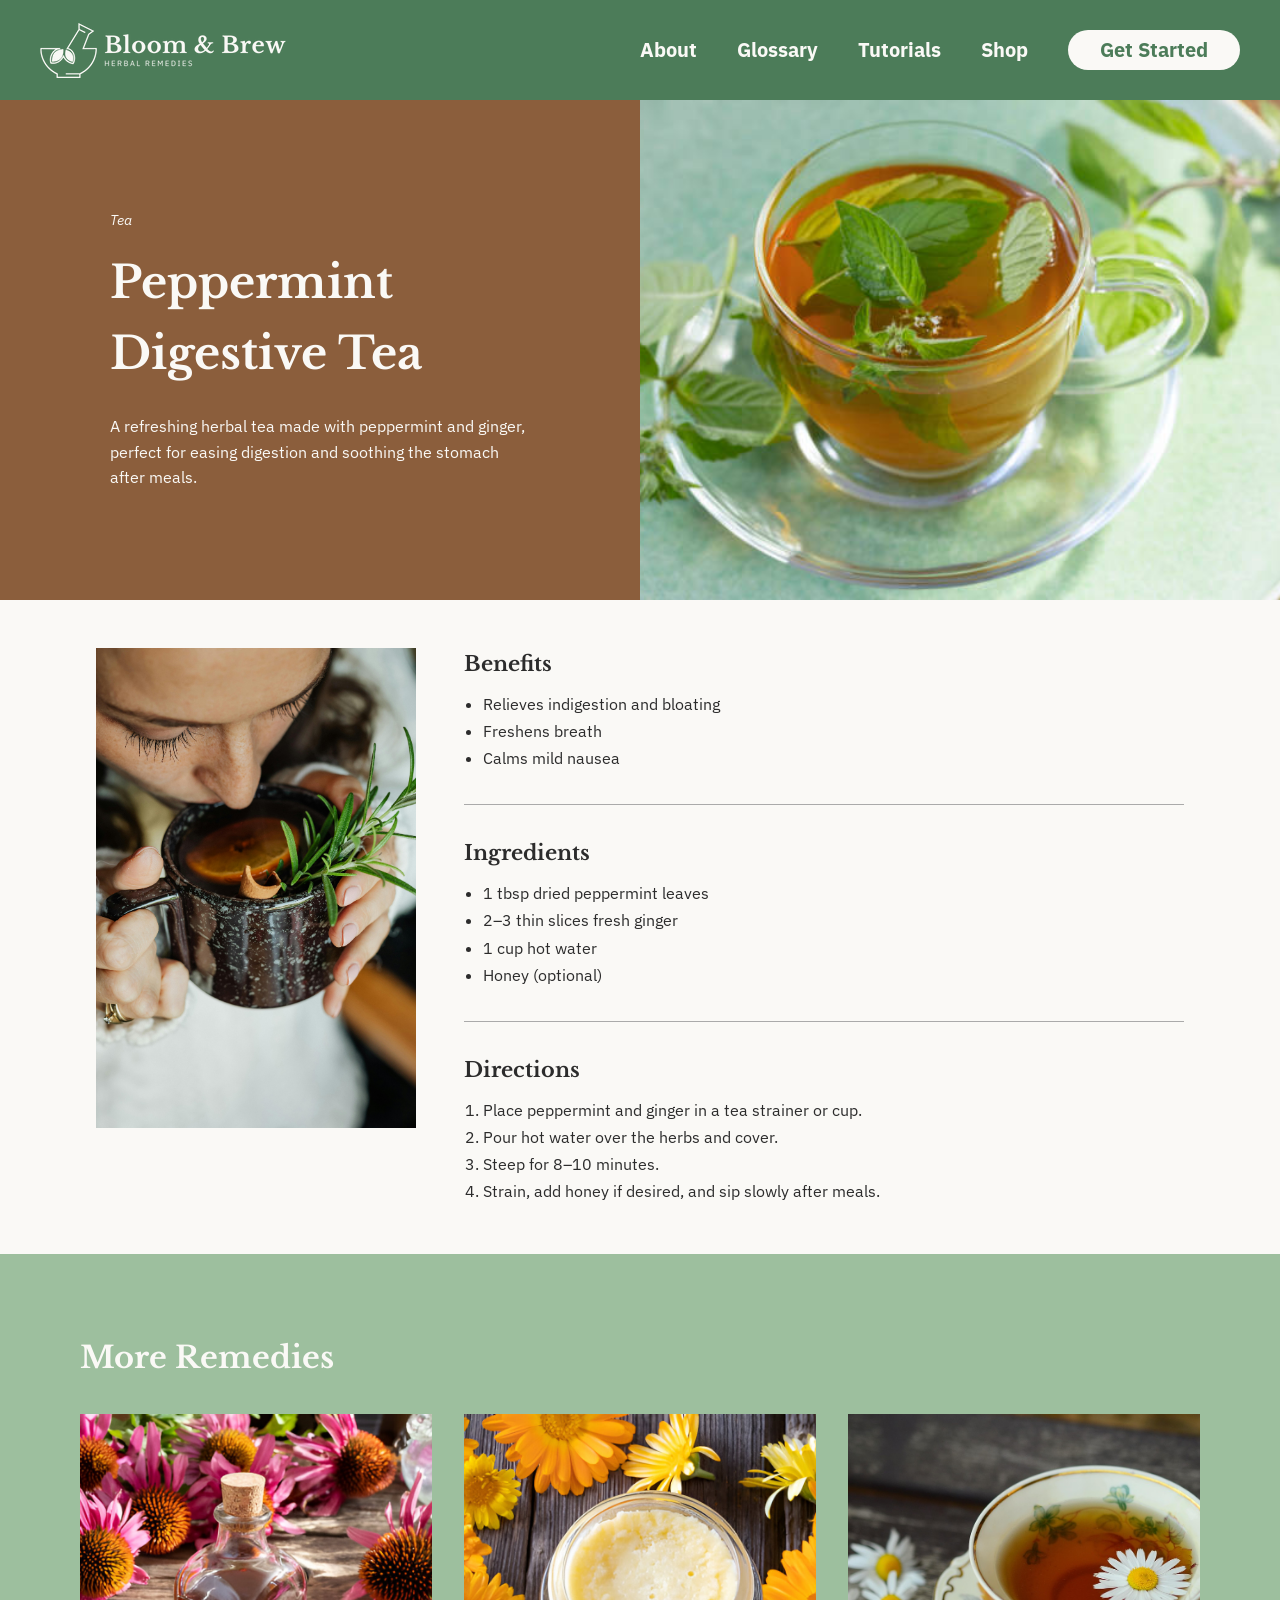
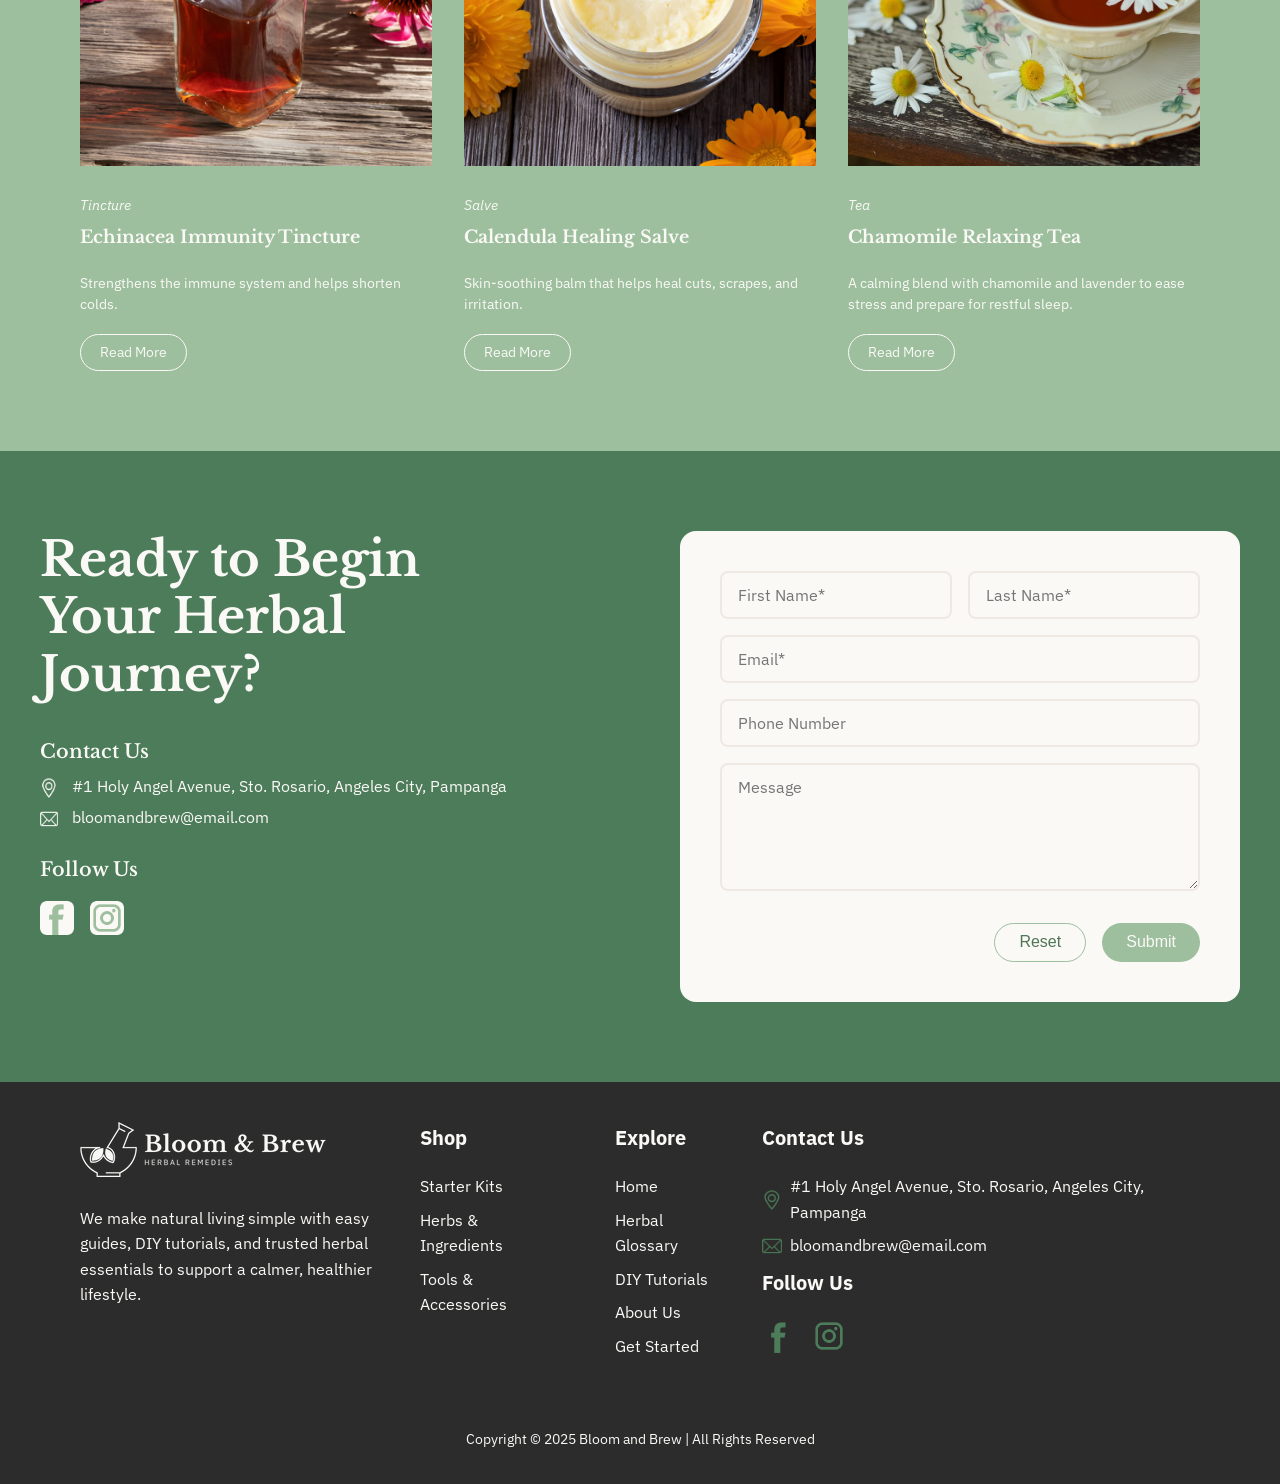
<file: peppermint-digestive-tea.html>
<!DOCTYPE html>
<html lang="en">
<head>
  <meta charset="UTF-8">
  <meta name="viewport" content="width=device-width, initial-scale=1.0">
  <title>Bloom and Brew</title>
  <link href="https://fonts.googleapis.com/css2?family=Libre+Baskerville:wght@400;700&display=swap" rel="stylesheet">
  <link href="https://fonts.googleapis.com/css2?family=IBM+Plex+Sans:wght@400;500&display=swap" rel="stylesheet">
  <link rel="stylesheet" href="styles.css">
</head>
<body>
  <header class="navbar">
    <div class="container nav-content">
      <a href="index.html" class="brand">
        <img src="resources/logo/horizontal-white-logo.png" alt="Bloom & Brew Logo" class="horizontal-logo">
      </a>
      
      <nav class="menu">
        <a href="about.html">About</a>
        <a href="glossary.html">Glossary</a>
        <a href="tutorials.html">Tutorials</a>
        <a href="shop.html">Shop</a>
        <a href="#contact" class="white-to-sage">Get Started</a>
      </nav>          
    </div>
  </header>

<!-- PEPPERMINT DIGESTIVE TEA HERO -->
<section class="peppermint-digestive-tea-hero">
  <div class="container hero-left">
    <p class="hero-category">Tea</p>
    <h1>Peppermint<br>Digestive Tea</h1>
    <p class="hero-description">
      A refreshing herbal tea made with peppermint and ginger, perfect for easing digestion and soothing the stomach after meals.
    </p>
  </div>
  <div class="hero-right">
    <img src="resources/img/peppermint-digestive-tea.jpg" alt="Peppermint Digestive Tea">
  </div>
</section>

<!-- TUTORIAL SECTION -->
<section class="container tutorial">
  <div class="tutorial-image">
    <img src="resources/img/drinking-peppermint-tea.jpg" alt="Drinking Peppermint Tea">
  </div>

  <div class="tutorial-content">
    <div class="tutorial-block">
      <h2>Benefits</h2>
      <ul>
        <li>Relieves indigestion and bloating</li>
        <li>Freshens breath</li>
        <li>Calms mild nausea</li>
      </ul>
    </div>

    <hr>

    <div class="tutorial-block">
      <h2>Ingredients</h2>
      <ul>
        <li>1 tbsp dried peppermint leaves</li>
        <li>2–3 thin slices fresh ginger</li>
        <li>1 cup hot water</li>
        <li>Honey (optional)</li>
      </ul>
    </div>

    <hr>

    <div class="tutorial-block">
      <h2>Directions</h2>
      <ol>
        <li>Place peppermint and ginger in a tea strainer or cup.</li>
        <li>Pour hot water over the herbs and cover.</li>
        <li>Steep for 8–10 minutes.</li>
        <li>Strain, add honey if desired, and sip slowly after meals.</li>
      </ol>
    </div>
  </div>
</section> 

<!-- READ MORE SECTION -->
<section class="read-more-section">
  <div class="remedies-inner">
    <h2 class="remedies-title">More Remedies</h2>

    <div class="remedies-grid">

      <div class="remedy-card">
        <img src="resources/img/echinacea-immunity-tincture.jpg" alt="Echinacea Immunity Tincture">
        <p class="remedy-type">Tincture</p>
        <h3 class="remedy-name">Echinacea Immunity Tincture</h3>
        <p class="remedy-desc">Strengthens the immune system and helps shorten colds.</p>
        <a href="echinacea-immunity-tincture.html" class="read-more">Read More</a>
      </div>

      <div class="remedy-card">
        <img src="resources/img/calendula-healing-salve.jpg" alt="Calendula Healing Salve">
        <p class="remedy-type">Salve</p>
        <h3 class="remedy-name">Calendula Healing Salve</h3>
        <p class="remedy-desc">Skin-soothing balm that helps heal cuts, scrapes, and irritation.</p>
        <a href="calendula-healing-salve.html" class="read-more">Read More</a>
      </div>

      <div class="remedy-card">
        <img src="resources/img/chamomile-relaxing-tea.jpg" alt="Chamomile Relaxing Tea">
        <p class="remedy-type">Tea</p>
        <h3 class="remedy-name">Chamomile Relaxing Tea</h3>
        <p class="remedy-desc">A calming blend with chamomile and lavender to ease stress and prepare for restful sleep.</p>
        <a href="tutorials.html" class="read-more">Read More</a>
      </div>

    </div>
  </div>
</section>
  
<!-- CONTACT SECTION -->
<section class="contact-section" id="contact">
  <div class="container contact-content">
    
    <div class="contact-left">
      <h2>Ready to Begin Your Herbal Journey?</h2>
      
      <div class="contact-info">
        <h4>Contact Us</h4>
        <p>
          <a href="https://maps.app.goo.gl/sAa7WFFvHE4o6rkJ7" target="_blank" rel="noopener noreferrer">
            <img src="resources/icons/location-white.png" alt="Location" class="icon">
            #1 Holy Angel Avenue, Sto. Rosario, Angeles City, Pampanga
          </a>
        </p>
        <p>
          <a href="mailto:bloomandbrew@email.com">
            <img src="resources/icons/mail-white.png" alt="Email" class="icon">
            bloomandbrew@email.com
          </a>
        </p>
      </div>
      
      <div class="social">
        <h4>Follow Us</h4>
        <div class="light-social-icons">
          <a href="https://www.facebook.com/christructure" target="_blank" rel="noopener noreferrer">
            <img src="resources/icons/facebook-light.png" alt="Facebook" class="social-icon">
          </a>
          <a href="https://www.instagram.com/christructure" target="_blank" rel="noopener noreferrer">
            <img src="resources/icons/insta-light-icon.png" alt="Instagram" class="social-icon">
          </a>
        </div>
      </div>        
    </div>
    
    <div class="contact-right">
      <form action="#" method="post" class="contact-form">
        <div class="form-row">
          <input type="text" name="first_name" placeholder="First Name*" required>
          <input type="text" name="last_name" placeholder="Last Name*" required>
        </div>
        <input type="email" name="email" placeholder="Email*" required>
        <input type="text" name="phone" placeholder="Phone Number">
        <textarea name="message" rows="5" placeholder="Message"></textarea>
        
        <div class="form-actions">
          <button type="reset" class="btn-reset">Reset</button>
          <button type="submit" class="btn-submit">Submit</button>
        </div>
      </form>
    </div>
  </div>
</section>

</body>

<footer class="footer">
<div class="container footer-content">
  <div class="footer-left">
    <a href="index.html">
      <img src="resources/logo/horizontal-white-logo.png" alt="Bloom & Brew Logo" class="footer-logo">
    </a>
    <p>We make natural living simple with easy guides, DIY tutorials, and trusted herbal essentials to support a calmer, healthier lifestyle.</p>
  </div>

  <div class="footer-links">
    <div>
      <h4>Shop</h4>
      <ul>
        <li><a href="shop.html">Starter Kits</a></li>
        <li><a href="shop.html">Herbs & Ingredients</a></li>
        <li><a href="shop.html">Tools & Accessories</a></li>
      </ul>
    </div>
    <div>
      <h4>Explore</h4>
      <ul>
        <li><a href="index.html">Home</a></li>
        <li><a href="glossary.html">Herbal Glossary</a></li>
        <li><a href="tutorials.html">DIY Tutorials</a></li>
        <li><a href="about.html">About Us</a></li>
        <li><a href="#contact">Get Started</a></li>
      </ul>
    </div>
  </div>

  <div class="footer-contact">
    <h4>Contact Us</h4>
    <p>
      <img src="resources/icons/location-green.png" alt="Location" class="icon">
      <a href="https://maps.app.goo.gl/sAa7WFFvHE4o6rkJ7" target="_blank">
        #1 Holy Angel Avenue, Sto. Rosario, Angeles City, Pampanga
      </a>
    </p>
    <p>
      <img src="resources/icons/mail-green.png" alt="Email" class="icon">
      <a href="mailto:bloomandbrew@email.com">bloomandbrew@email.com</a>
    </p>

    <h4>Follow Us</h4>
      <div class="dark-social-icons">
        <a href="https://www.facebook.com/christructure" target="_blank" rel="noopener noreferrer">
          <img src="resources/icons/facebook-dark-icon.png" alt="Facebook" class="social-icon">
        </a>
        <a href="https://www.instagram.com/christructure" target="_blank" rel="noopener noreferrer">
          <img src="resources/icons/insta-dark-icon.png" alt="Instagram" class="social-icon">
        </a>
      </div>
  </div>
</div>

<div class="footer-bottom">
  <p>Copyright &copy; 2025 Bloom and Brew | All Rights Reserved</p>
</div>
</footer>

</html>
</file>
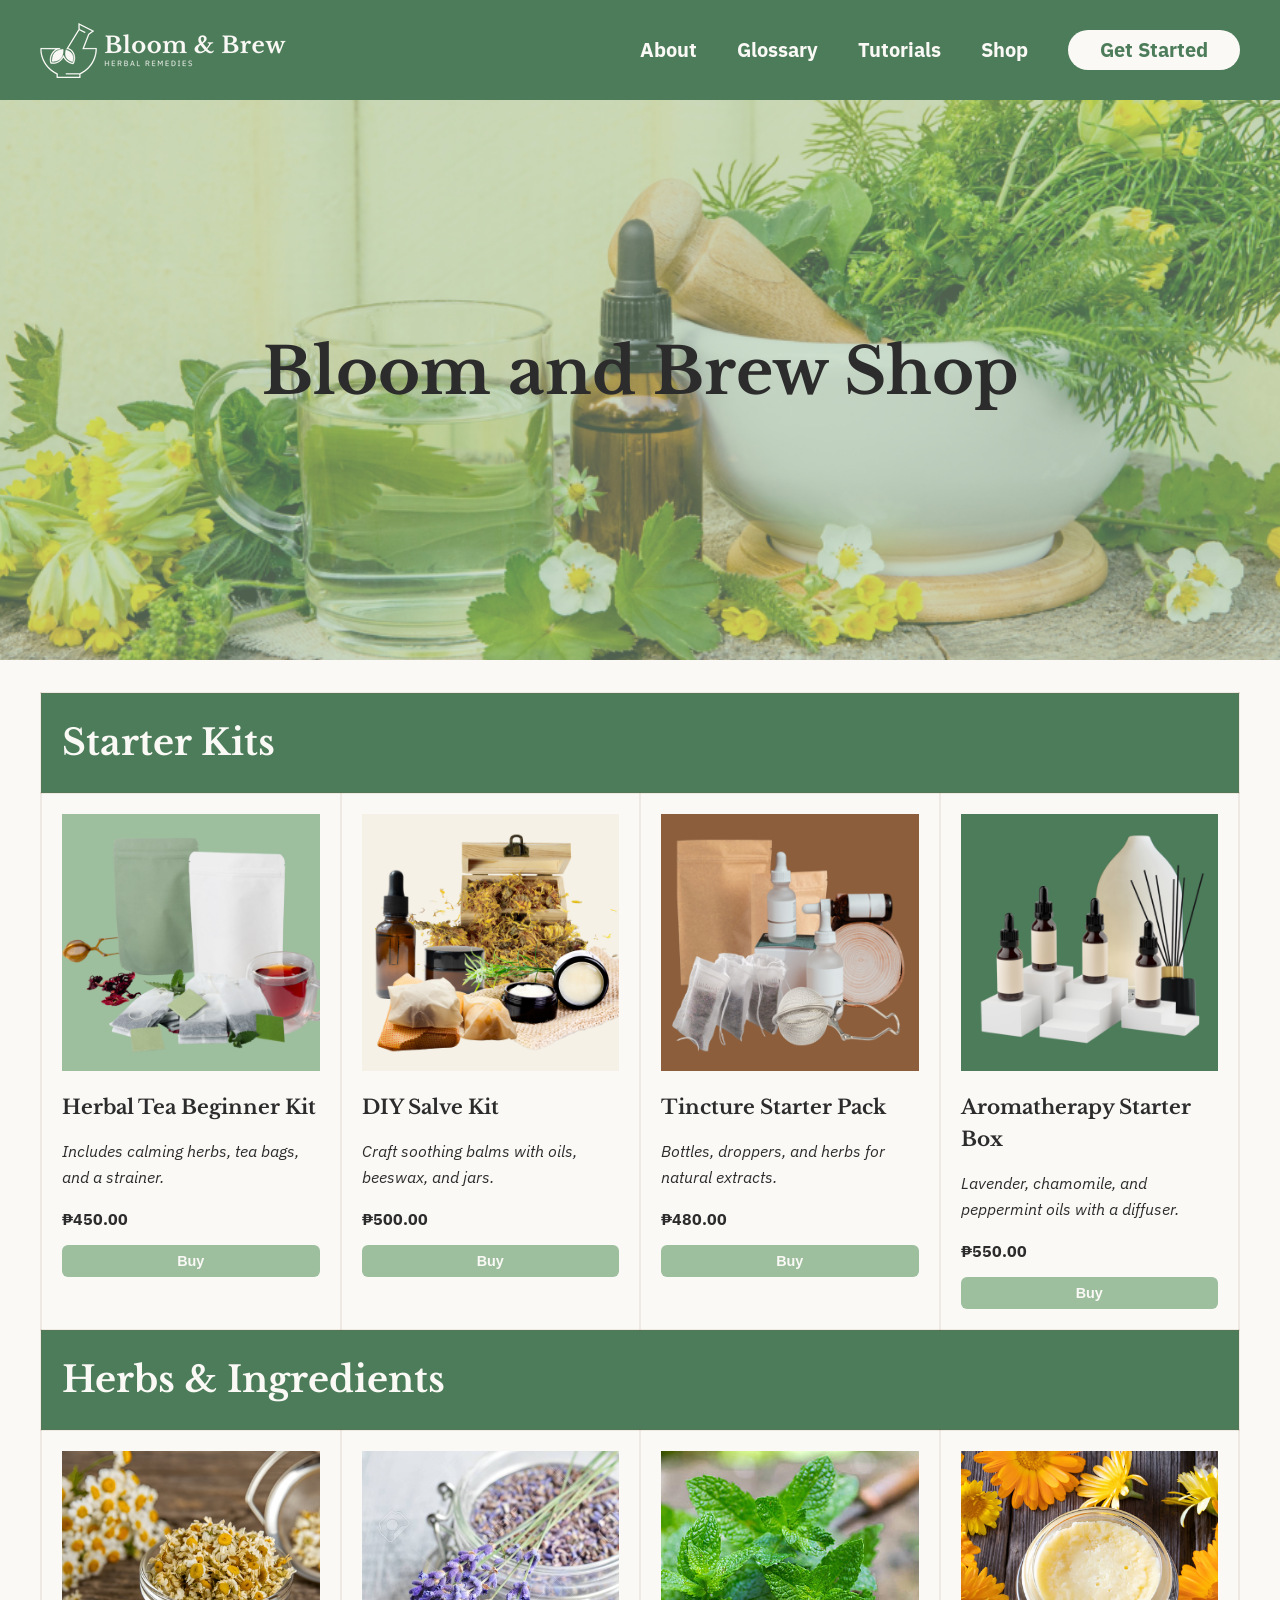
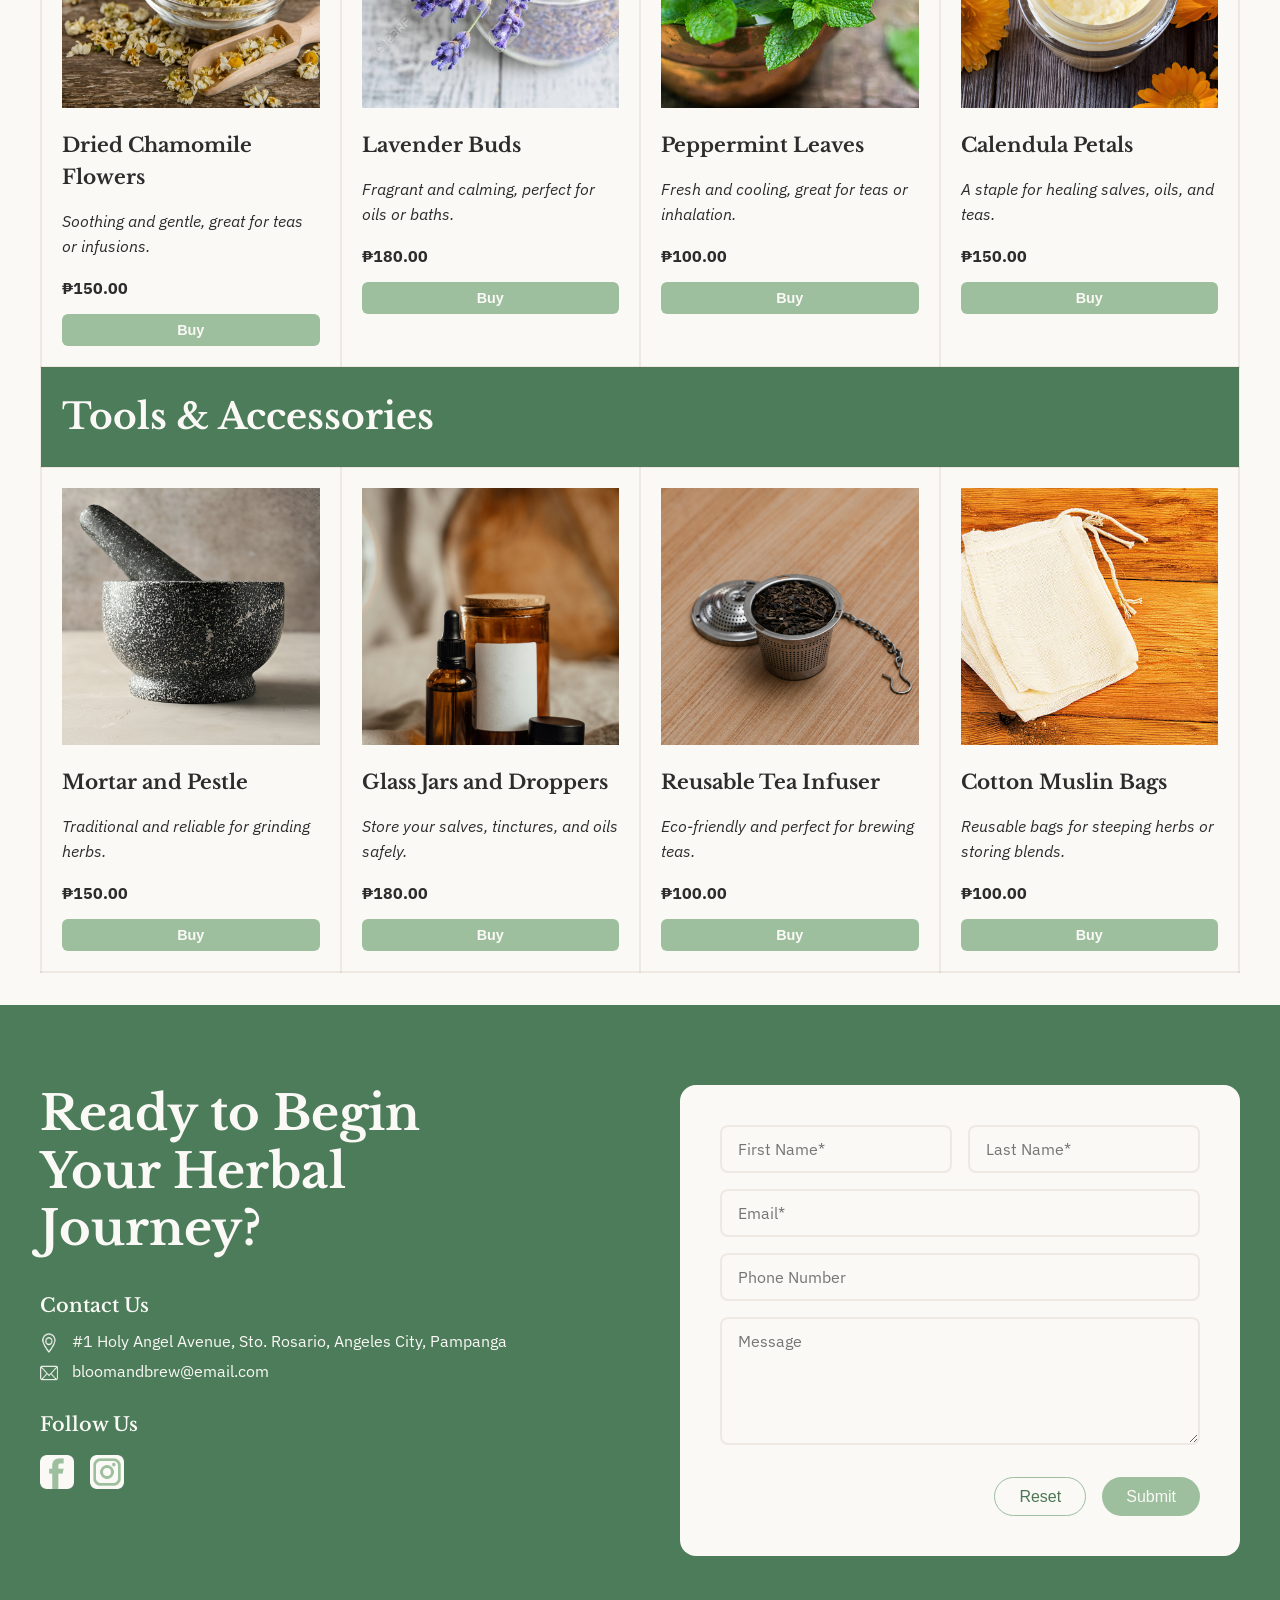
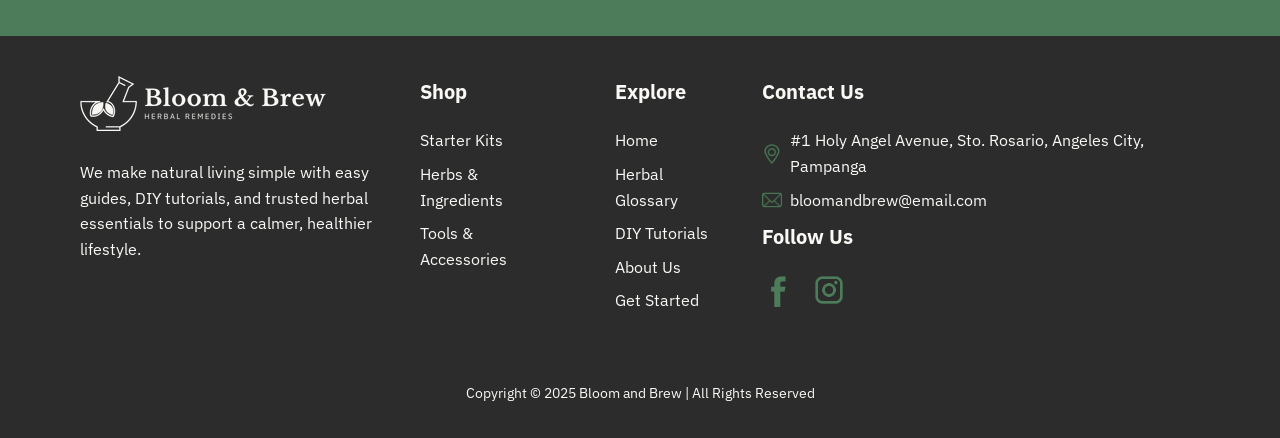
<file: shop.html>
<!DOCTYPE html>
<html lang="en">
<head>
  <meta charset="UTF-8">
  <meta name="viewport" content="width=device-width, initial-scale=1.0">
  <title>Bloom and Brew</title>
  <link href="https://fonts.googleapis.com/css2?family=Libre+Baskerville:wght@400;700&display=swap" rel="stylesheet">
  <link href="https://fonts.googleapis.com/css2?family=IBM+Plex+Sans:wght@400;500&display=swap" rel="stylesheet">
  <link rel="stylesheet" href="styles.css">
</head>
<body>
  <header class="navbar">
    <div class="container nav-content">
      <a href="index.html" class="brand">
        <img src="resources/logo/horizontal-white-logo.png" alt="Bloom & Brew Logo" class="horizontal-logo">
      </a>
      
      <nav class="menu">
        <a href="about.html">About</a>
        <a href="glossary.html">Glossary</a>
        <a href="tutorials.html">Tutorials</a>
        <a href="shop.html">Shop</a>
        <a href="#contact" class="white-to-sage">Get Started</a>
      </nav>          
    </div>
  </header>
  
  <!-- SHOP HERO -->
  <section class="shop-hero">
    <div class="shop-hero-content">
      <h1>Bloom and Brew Shop</h1>
    </div>
  </section>

  <!-- PRODUCTS SECTION -->
  <section class="container products-section">
    <table class="products-table">
  
      <!-- Starter Kits -->
      <tr class="category-row">
        <th colspan="4" class="category-title" id="starter-kits">Starter Kits</th>
      </tr>
      <tr class="product-row">
        <td class="product">
          <img src="resources/img/herbal tea beginner kit.png" alt="Herbal Tea Beginner Kit">
          <h3>Herbal Tea Beginner Kit</h3>
          <p>Includes calming herbs, tea bags, and a strainer.</p>
          <div class="price">₱450.00</div>
          <button class="buy-btn">Buy</button>
        </td>
        <td class="product">
          <img src="resources/img/diy salve kit.png" alt="DIY Salve Kit">
          <h3>DIY Salve Kit</h3>
          <p>Craft soothing balms with oils, beeswax, and jars.</p>
          <div class="price">₱500.00</div>
          <button class="buy-btn">Buy</button>
        </td>
        <td class="product">
          <img src="resources/img/tincture starter pack.png" alt="Tincture Starter Pack">
          <h3>Tincture Starter Pack</h3>
          <p>Bottles, droppers, and herbs for natural extracts.</p>
          <div class="price">₱480.00</div>
          <button class="buy-btn">Buy</button>
        </td>
        <td class="product">
          <img src="resources/img/aromatherapy starter box.png" alt="Aromatherapy Starter Box">
          <h3>Aromatherapy Starter Box</h3>
          <p>Lavender, chamomile, and peppermint oils with a diffuser.</p>
          <div class="price">₱550.00</div>
          <button class="buy-btn">Buy</button>
        </td>
      </tr>
  
      <!-- Herbs & Ingredients -->
      <tr class="category-row">
        <th colspan="4" class="category-title">Herbs & Ingredients</th>
      </tr>
      <tr class="product-row">
        <td class="product">
          <img src="resources/img/dried chamomile flowers.jpg" alt="Dried Chamomile Flowers">
          <h3>Dried Chamomile Flowers</h3>
          <p>Soothing and gentle, great for teas or infusions.</p>
          <div class="price">₱150.00</div>
          <button class="buy-btn">Buy</button>
        </td>
        <td class="product">
          <img src="resources/img/lavender buds.jpg" alt="Lavender Buds">
          <h3>Lavender Buds</h3>
          <p>Fragrant and calming, perfect for oils or baths.</p>
          <div class="price">₱180.00</div>
          <button class="buy-btn">Buy</button>
        </td>
        <td class="product">
          <img src="resources/img/peppermint-leaves.jpg" alt="Peppermint Leaves">
          <h3>Peppermint Leaves</h3>
          <p>Fresh and cooling, great for teas or inhalation.</p>
          <div class="price">₱100.00</div>
          <button class="buy-btn">Buy</button>
        </td>
        <td class="product">
          <img src="resources/img/calendula-healing-salve.jpg" alt="Calendula Petals">
          <h3>Calendula Petals</h3>
          <p>A staple for healing salves, oils, and teas.</p>
          <div class="price">₱150.00</div>
          <button class="buy-btn">Buy</button>
        </td>
      </tr>
  
      <!-- Tools & Accessories -->
      <tr class="category-row">
        <th colspan="4" class="category-title">Tools & Accessories</th>
      </tr>
      <tr class="product-row">
        <td class="product">
          <img src="resources/img/mortar-and-pestle.jpg" alt="Mortar and Pestle">
          <h3>Mortar and Pestle</h3>
          <p>Traditional and reliable for grinding herbs.</p>
          <div class="price">₱150.00</div>
          <button class="buy-btn">Buy</button>
        </td>
        <td class="product">
          <img src="resources/img/glass-jars-and-droppers.jpg" alt="Glass Jars and Droppers">
          <h3>Glass Jars and Droppers</h3>
          <p>Store your salves, tinctures, and oils safely.</p>
          <div class="price">₱180.00</div>
          <button class="buy-btn">Buy</button>
        </td>
        <td class="product">
          <img src="resources/img/resusable-tea-infuser.jpg" alt="Reusable Tea Infuser">
          <h3>Reusable Tea Infuser</h3>
          <p>Eco-friendly and perfect for brewing teas.</p>
          <div class="price">₱100.00</div>
          <button class="buy-btn">Buy</button>
        </td>
        <td class="product">
          <img src="resources/img/cotton-muslin-bags.jpg" alt="Cotton Muslin Bags">
          <h3>Cotton Muslin Bags</h3>
          <p>Reusable bags for steeping herbs or storing blends.</p>
          <div class="price">₱100.00</div>
          <button class="buy-btn">Buy</button>
        </td>
      </tr>
  
    </table>
  </section>  

  <!-- CONTACT SECTION -->
  <section class="contact-section" id="contact">
    <div class="container contact-content">
      
      <div class="contact-left">
        <h2>Ready to Begin Your Herbal Journey?</h2>
        
        <div class="contact-info">
          <h4>Contact Us</h4>
          <p>
            <a href="https://maps.app.goo.gl/sAa7WFFvHE4o6rkJ7" target="_blank" rel="noopener noreferrer">
              <img src="resources/icons/location-white.png" alt="Location" class="icon">
              #1 Holy Angel Avenue, Sto. Rosario, Angeles City, Pampanga
            </a>
          </p>
          <p>
            <a href="mailto:bloomandbrew@email.com">
              <img src="resources/icons/mail-white.png" alt="Email" class="icon">
              bloomandbrew@email.com
            </a>
          </p>
        </div>
        
        <div class="social">
          <h4>Follow Us</h4>
          <div class="light-social-icons">
            <a href="https://www.facebook.com/christructure" target="_blank" rel="noopener noreferrer">
              <img src="resources/icons/facebook-light.png" alt="Facebook" class="social-icon">
            </a>
            <a href="https://www.instagram.com/christructure" target="_blank" rel="noopener noreferrer">
              <img src="resources/icons/insta-light-icon.png" alt="Instagram" class="social-icon">
            </a>
          </div>
        </div>        
      </div>
      
      <div class="contact-right">
        <form action="#" method="post" class="contact-form">
          <div class="form-row">
            <input type="text" name="first_name" placeholder="First Name*" required>
            <input type="text" name="last_name" placeholder="Last Name*" required>
          </div>
          <input type="email" name="email" placeholder="Email*" required>
          <input type="text" name="phone" placeholder="Phone Number">
          <textarea name="message" rows="5" placeholder="Message"></textarea>
          
          <div class="form-actions">
            <button type="reset" class="btn-reset">Reset</button>
            <button type="submit" class="btn-submit">Submit</button>
          </div>
        </form>
      </div>
    </div>
  </section>
  
</body>

<footer class="footer">
  <div class="container footer-content">
    <div class="footer-left">
      <a href="index.html">
        <img src="resources/logo/horizontal-white-logo.png" alt="Bloom & Brew Logo" class="footer-logo">
      </a>
      <p>We make natural living simple with easy guides, DIY tutorials, and trusted herbal essentials to support a calmer, healthier lifestyle.</p>
    </div>

    <div class="footer-links">
      <div>
        <h4>Shop</h4>
        <ul>
          <li><a href="shop.html">Starter Kits</a></li>
          <li><a href="shop.html">Herbs & Ingredients</a></li>
          <li><a href="shop.html">Tools & Accessories</a></li>
        </ul>
      </div>
      <div>
        <h4>Explore</h4>
        <ul>
          <li><a href="index.html">Home</a></li>
          <li><a href="glossary.html">Herbal Glossary</a></li>
          <li><a href="tutorials.html">DIY Tutorials</a></li>
          <li><a href="about.html">About Us</a></li>
          <li><a href="#contact">Get Started</a></li>
        </ul>
      </div>
    </div>

    <div class="footer-contact">
      <h4>Contact Us</h4>
      <p>
        <img src="resources/icons/location-green.png" alt="Location" class="icon">
        <a href="https://maps.app.goo.gl/sAa7WFFvHE4o6rkJ7" target="_blank">
          #1 Holy Angel Avenue, Sto. Rosario, Angeles City, Pampanga
        </a>
      </p>
      <p>
        <img src="resources/icons/mail-green.png" alt="Email" class="icon">
        <a href="mailto:bloomandbrew@email.com">bloomandbrew@email.com</a>
      </p>

      <h4>Follow Us</h4>
        <div class="dark-social-icons">
          <a href="https://www.facebook.com/christructure" target="_blank" rel="noopener noreferrer">
            <img src="resources/icons/facebook-dark-icon.png" alt="Facebook" class="social-icon">
          </a>
          <a href="https://www.instagram.com/christructure" target="_blank" rel="noopener noreferrer">
            <img src="resources/icons/insta-dark-icon.png" alt="Instagram" class="social-icon">
          </a>
        </div>
    </div>
  </div>

  <div class="footer-bottom">
    <p>Copyright &copy; 2025 Bloom and Brew | All Rights Reserved</p>
  </div>
</footer>

</html>
</file>
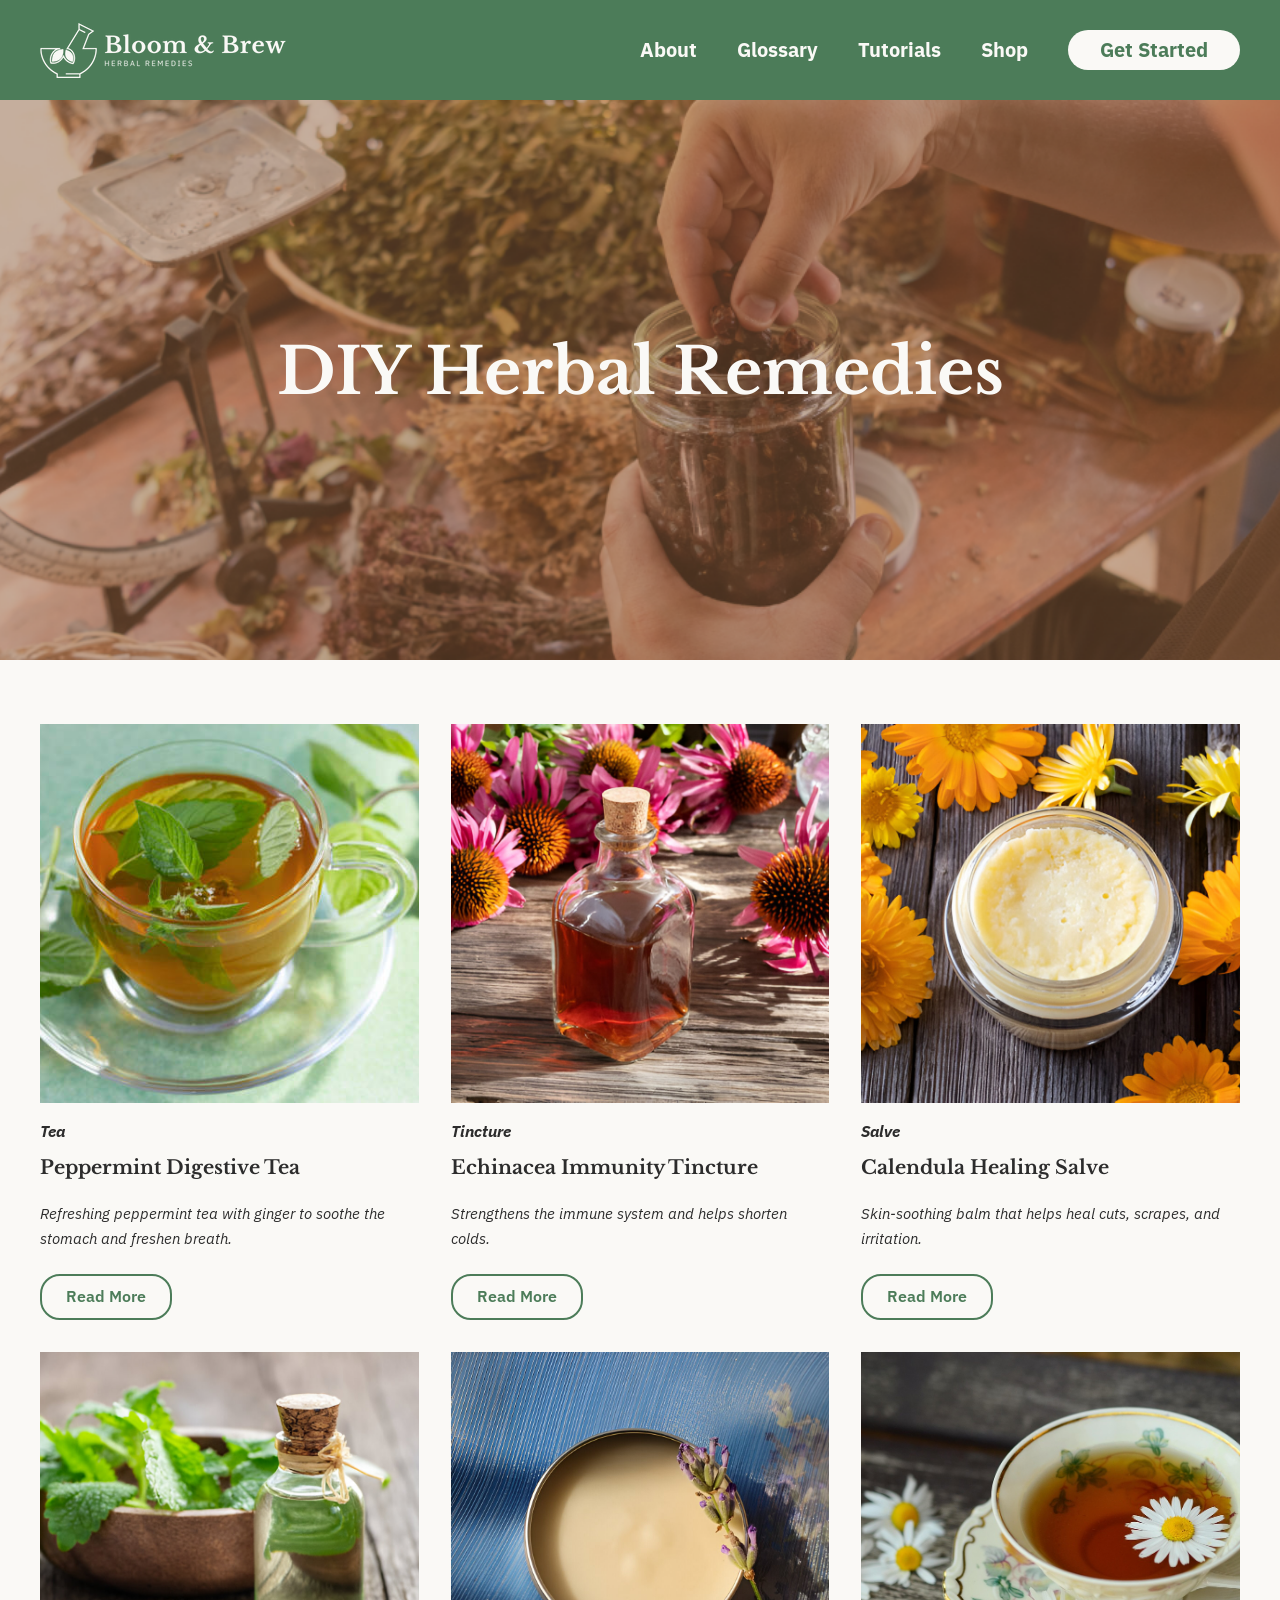
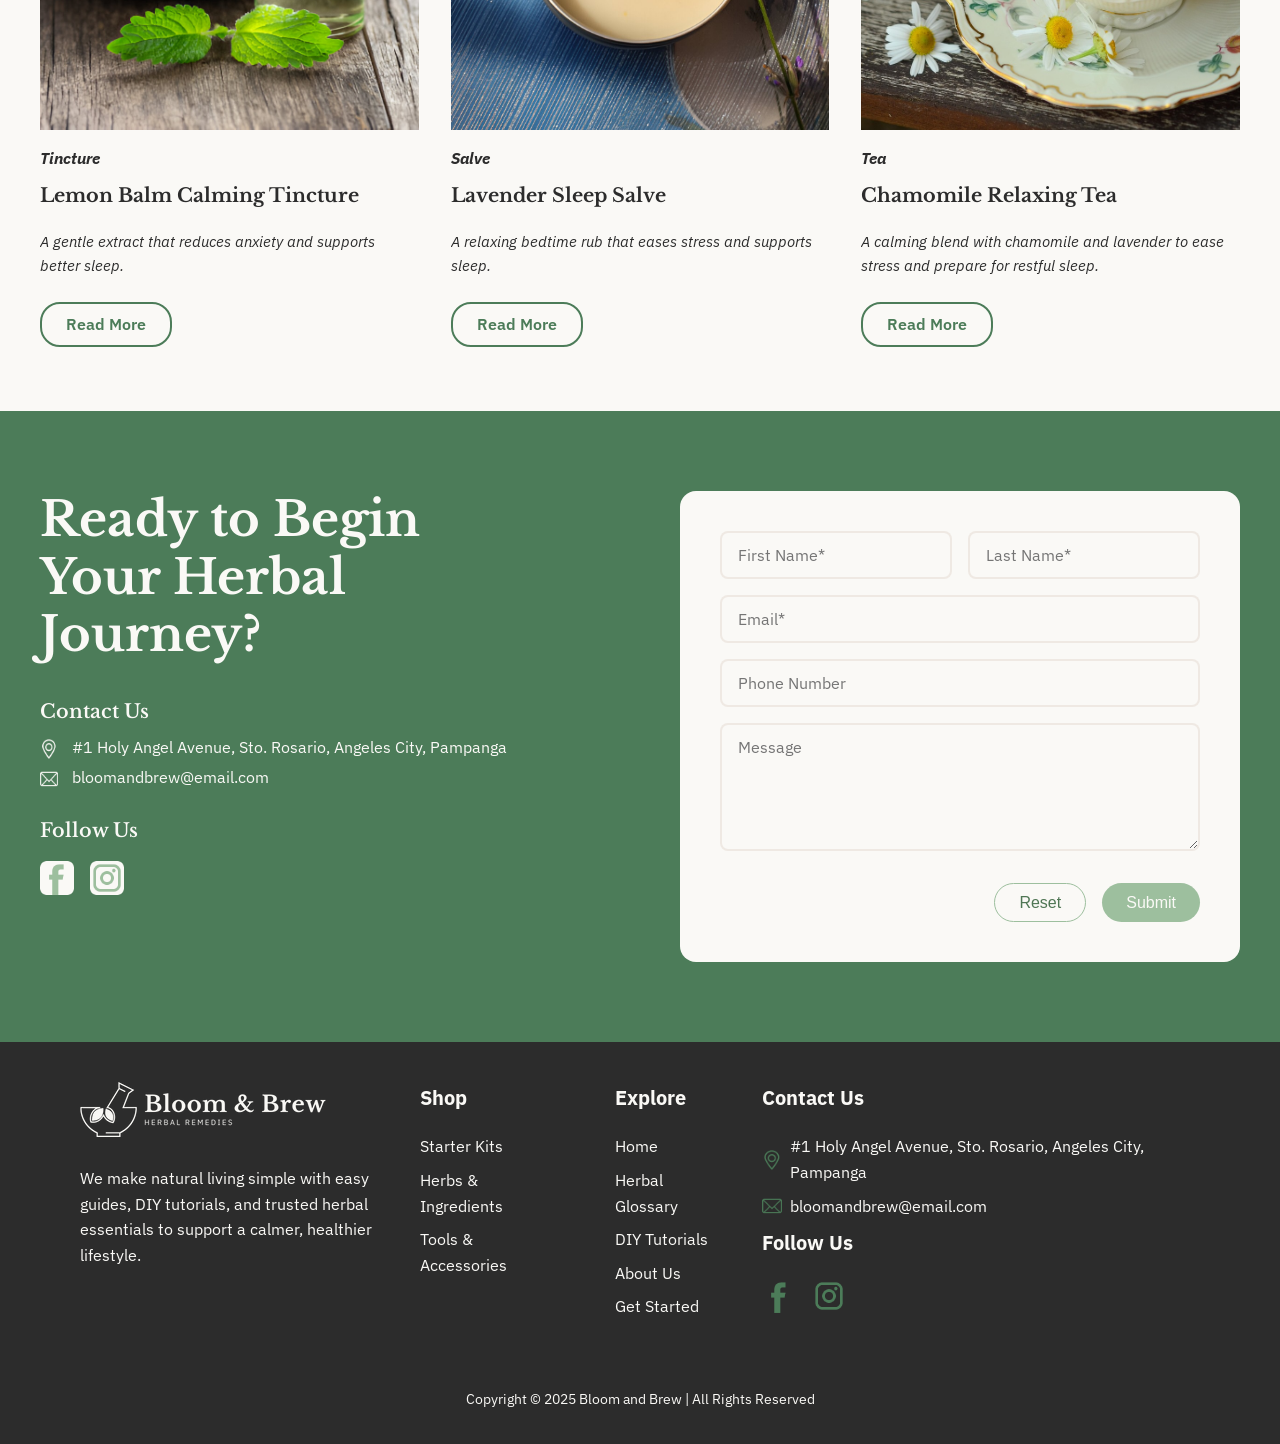
<file: tutorials.html>
<!DOCTYPE html>
<html lang="en">
<head>
  <meta charset="UTF-8">
  <meta name="viewport" content="width=device-width, initial-scale=1.0">
  <title>Bloom and Brew</title>
  <link href="https://fonts.googleapis.com/css2?family=Libre+Baskerville:wght@400;700&display=swap" rel="stylesheet">
  <link href="https://fonts.googleapis.com/css2?family=IBM+Plex+Sans:wght@400;500&display=swap" rel="stylesheet">
  <link rel="stylesheet" href="styles.css">
</head>
<body>
  <header class="navbar">
    <div class="container nav-content">
      <a href="index.html" class="brand">
        <img src="resources/logo/horizontal-white-logo.png" alt="Bloom & Brew Logo" class="horizontal-logo">
      </a>
      
      <nav class="menu">
        <a href="about.html">About</a>
        <a href="glossary.html">Glossary</a>
        <a href="tutorials.html">Tutorials</a>
        <a href="shop.html">Shop</a>
        <a href="#contact" class="white-to-sage">Get Started</a>
      </nav>          
    </div>
  </header>
  
  <!-- TUTORIALS HERO -->
  <section class="tutorials-hero">
    <div class="tutorials-hero-content">
      <h1>DIY Herbal Remedies</h1>
    </div>
  </section>

  <!-- TUTORIALS SECTION -->
  <section class="tutorials">
    <div class="tutorial-card">
      <img src="resources/img/peppermint-digestive-tea.jpg" alt="Peppermint Digestive Tea">
      <div class="tutorial-text">
        <em>Tea</em>
        <h3>Peppermint Digestive Tea</h3>
        <p>Refreshing peppermint tea with ginger to soothe the stomach and freshen breath.</p>
        <a href="peppermint-digestive-tea.html" class="read-more-btn">Read More</a>
      </div>
    </div>

    <div class="tutorial-card">
      <img src="resources/img/echinacea-immunity-tincture.jpg" alt="Echinacea Immunity Tincture">
      <div class="tutorial-text">
        <em>Tincture</em>
        <h3>Echinacea Immunity Tincture</h3>
        <p>Strengthens the immune system and helps shorten colds.</p>
        <a href="echinacea-immunity-tincture.html" class="read-more-btn">Read More</a>
      </div>
    </div>

    <div class="tutorial-card">
      <img src="resources/img/calendula-healing-salve.jpg" alt="Calendula Healing Salve">
      <div class="tutorial-text">
        <em>Salve</em>
        <h3>Calendula Healing Salve</h3>
        <p>Skin-soothing balm that helps heal cuts, scrapes, and irritation.</p>
        <a href="calendula-healing-salve.html" class="read-more-btn">Read More</a>
      </div>
    </div>

    <div class="tutorial-card">
      <img src="resources/img/lemon-balm-calming-tincture.jpg" alt="Lemon Balm Calming Tincture">
      <div class="tutorial-text">
        <em>Tincture</em>
        <h3>Lemon Balm Calming Tincture</h3>
        <p>A gentle extract that reduces anxiety and supports better sleep.</p>
        <a href="tutorials.html" class="read-more-btn">Read More</a>
      </div>
    </div>
  
    <div class="tutorial-card">
      <img src="resources/img/lavender-sleep-salve.jpg" alt="Lavender Sleep Salve">
      <div class="tutorial-text">
        <em>Salve</em>
        <h3>Lavender Sleep Salve</h3>
        <p>A relaxing bedtime rub that eases stress and supports sleep.</p>
        <a href="tutorials.html" class="read-more-btn">Read More</a>
      </div>
    </div>
  
    <div class="tutorial-card">
      <img src="resources/img/chamomile-relaxing-tea.jpg" alt="Chamomile Relaxing Tea">
      <div class="tutorial-text">
        <em>Tea</em>
        <h3>Chamomile Relaxing Tea</h3>
        <p>A calming blend with chamomile and lavender to ease stress and prepare for restful sleep.</p>
        <a href="tutorials.html" class="read-more-btn">Read More</a>
      </div>
    </div>
  </section>  

  <!-- CONTACT SECTION -->
  <section class="contact-section" id="contact">
    <div class="container contact-content">
      
      <div class="contact-left">
        <h2>Ready to Begin Your Herbal Journey?</h2>
        
        <div class="contact-info">
          <h4>Contact Us</h4>
          <p>
            <a href="https://maps.app.goo.gl/sAa7WFFvHE4o6rkJ7" target="_blank" rel="noopener noreferrer">
              <img src="resources/icons/location-white.png" alt="Location" class="icon">
              #1 Holy Angel Avenue, Sto. Rosario, Angeles City, Pampanga
            </a>
          </p>
          <p>
            <a href="mailto:bloomandbrew@email.com">
              <img src="resources/icons/mail-white.png" alt="Email" class="icon">
              bloomandbrew@email.com
            </a>
          </p>
        </div>
        
        <div class="social">
          <h4>Follow Us</h4>
          <div class="light-social-icons">
            <a href="https://www.facebook.com/christructure" target="_blank" rel="noopener noreferrer">
              <img src="resources/icons/facebook-light.png" alt="Facebook" class="social-icon">
            </a>
            <a href="https://www.instagram.com/christructure" target="_blank" rel="noopener noreferrer">
              <img src="resources/icons/insta-light-icon.png" alt="Instagram" class="social-icon">
            </a>
          </div>
        </div>        
      </div>
      
      <div class="contact-right">
        <form action="#" method="post" class="contact-form">
          <div class="form-row">
            <input type="text" name="first_name" placeholder="First Name*" required>
            <input type="text" name="last_name" placeholder="Last Name*" required>
          </div>
          <input type="email" name="email" placeholder="Email*" required>
          <input type="text" name="phone" placeholder="Phone Number">
          <textarea name="message" rows="5" placeholder="Message"></textarea>
          
          <div class="form-actions">
            <button type="reset" class="btn-reset">Reset</button>
            <button type="submit" class="btn-submit">Submit</button>
          </div>
        </form>
      </div>
    </div>
  </section>
  
</body>

<footer class="footer">
  <div class="container footer-content">
    <div class="footer-left">
      <a href="index.html">
        <img src="resources/logo/horizontal-white-logo.png" alt="Bloom & Brew Logo" class="footer-logo">
      </a>
      <p>We make natural living simple with easy guides, DIY tutorials, and trusted herbal essentials to support a calmer, healthier lifestyle.</p>
    </div>

    <div class="footer-links">
      <div>
        <h4>Shop</h4>
        <ul>
          <li><a href="shop.html">Starter Kits</a></li>
          <li><a href="shop.html">Herbs & Ingredients</a></li>
          <li><a href="shop.html">Tools & Accessories</a></li>
        </ul>
      </div>
      <div>
        <h4>Explore</h4>
        <ul>
          <li><a href="index.html">Home</a></li>
          <li><a href="glossary.html">Herbal Glossary</a></li>
          <li><a href="tutorials.html">DIY Tutorials</a></li>
          <li><a href="about.html">About Us</a></li>
          <li><a href="#contact">Get Started</a></li>
        </ul>
      </div>
    </div>

    <div class="footer-contact">
      <h4>Contact Us</h4>
      <p>
        <img src="resources/icons/location-green.png" alt="Location" class="icon">
        <a href="https://maps.app.goo.gl/sAa7WFFvHE4o6rkJ7" target="_blank">
          #1 Holy Angel Avenue, Sto. Rosario, Angeles City, Pampanga
        </a>
      </p>
      <p>
        <img src="resources/icons/mail-green.png" alt="Email" class="icon">
        <a href="mailto:bloomandbrew@email.com">bloomandbrew@email.com</a>
      </p>

      <h4>Follow Us</h4>
        <div class="dark-social-icons">
          <a href="https://www.facebook.com/christructure" target="_blank" rel="noopener noreferrer">
            <img src="resources/icons/facebook-dark-icon.png" alt="Facebook" class="social-icon">
          </a>
          <a href="https://www.instagram.com/christructure" target="_blank" rel="noopener noreferrer">
            <img src="resources/icons/insta-dark-icon.png" alt="Instagram" class="social-icon">
          </a>
        </div>
    </div>
  </div>

  <div class="footer-bottom">
    <p>Copyright &copy; 2025 Bloom and Brew | All Rights Reserved</p>
  </div>
</footer>

</html>
</file>
<file: styles.css>
/* === GLOBAL === */
body {
  font-family: "IBM Plex Sans", sans-serif;
  color: #2C2C2C;
  line-height: 1.6;
  margin: 0;
  padding: 0;
  background-color: #FAF9F6;
}
section{
  padding: 80px 20px; 
  margin: 0 auto;
}
.container {
  max-width: 1200px;
  margin: 0 auto;
  padding: 0 20px;
}
h1, h2, h3, h4, h5, h6 {
  font-family: "Libre Baskerville", serif;
  font-weight: bold;
  margin: 0 0 1rem 0; 
}
  
/* NAVBAR */
header {
  position: sticky;
  top: 0;
  z-index: 1000;
}
.navbar {
  background: #4C7C59; 
  color: #FAF9F6;    
  height: 100px;
  display: flex;
  align-items: center;
}
.nav-content {
  display: flex;
  justify-content: space-between;
  align-items: center;
  width: 100%;
}
.horizontal-logo {
  height: 55px;
  width: auto;
  display: block;
}
.menu {
  display: flex;
  gap: 40px;
  align-items: center;
}
.menu a {
  color: #FAF9F6;
  text-decoration: none;
  font-family: "IBM Plex Sans", sans-serif;
  font-weight: bold;
  font-size: 20px;
}
.menu a:hover {
  color: #9DBF9E;
}
.menu a.white-to-sage {
  background-color: #FAF9F6;  
  color: #4C7C59;
  padding: 0 32px;
  height: 40px;
  line-height: 40px; 
  border-radius: 20px;
  font-weight: bold;
  display: inline-block;
}
.menu a.white-to-sage:hover {
  background-color: #9DBF9E;  
  color: #FAF9F6;
}

/* CONTACT */
.contact-section {
  background-color: #4C7C59;
  display: flex;
  justify-content: center;
  align-items: center;
}
.contact-content {
  display: flex;
  align-items: flex-start;
  justify-content: space-between;
  gap: 10px;
  width: 100%;
}
.contact-left {
  flex: 1;
  max-width: 480px;
  color: #FAF9F6;
}
.contact-left h2 {
  font-size: 3rem;
  line-height: 1.2;
  margin-bottom: 2rem;
  font-weight: 700;
}
.contact-info {
  margin-bottom: 1.5rem;
}
.contact-info h4 {
  font-size: 1.2rem;
  margin-bottom: 0.5rem;
  font-weight: 600;
}
.contact-info p {
  margin: 0.3rem 0;
  display: flex;
  align-items: center;
  font-size: 1rem;
}
.contact-info .icon {
  width: 18px;
  margin-right: 10px;
  vertical-align: middle;
}
.contact-info a {
  color: #FAF9F6;
  text-decoration: none;
}
.contact-info a:hover {
  text-decoration: underline;
}
.social {
  margin-top: 1.5rem;
}
.social h4 {
  font-size: 1.2rem;
  font-weight: 600;
  margin-bottom: 0.5rem;
}
.light-social-icons {
  display: flex;
  gap: 1rem;
  margin-top: 1rem;
}
.light-social-icons .social-icon {
  width: 34px;
  height: 34px;
  display: inline-block;
}
.light-social-icons a:nth-child(1):hover img {
  content: url("resources/icons/facebook-light-hover.png");
}
.light-social-icons a:nth-child(2):hover img {
  content: url("resources/icons/insta-light-hover-icon.png");
}
.contact-right {
  flex: 1;
  background-color: #FAF9F6;
  padding: 2.5rem;
  border-radius: 16px;
  max-width: 480px;
}
.contact-form {
  display: flex;
  flex-direction: column;
  gap: 1rem;
}
.form-row {
  display: flex;
  gap: 1rem;
  width: 100%;
}
.form-row input {
  flex: 1; 
}
.contact-form input,
.contact-form textarea {
  width: 100%;
  padding: 0.75rem 1rem;
  border: 2px solid rgba(140, 94, 60, 0.1);
  border-radius: 8px;
  font-size: 1rem;
  font-family: "IBM Plex Sans", sans-serif;
  outline: none;
  background-color: #FAF9F6;
  box-sizing: border-box;
}
.contact-form textarea {
  min-height: 100px;
  resize: vertical;
}
.contact-form input:focus,
.contact-form textarea:focus {
  border-color: #9dbf9e;
}
.form-actions {
  display: flex;
  justify-content: flex-end;
  gap: 1rem;
  margin-top: 1rem;
}
.btn-reset,
.btn-submit {
  padding: 0.6rem 1.5rem;
  border-radius: 20px;
  border: none;
  cursor: pointer;
  font-size: 1rem;
}
.btn-reset {
  background-color: transparent;
  border: 1px solid #9DBF9E;
  color: #4f7654;
}
.btn-reset:hover {
  background-color: rgba(157, 191, 158, 0.3);
}
.btn-submit {
  background-color: #9DBF9E;
  color: #FAF9F6;
}
.btn-submit:hover {
  background-color: #4C7C59;
}

/* FOOTER */
.footer {
  background: #2C2C2C;
  color: #FAF9F6;
  padding: 40px 60px 20px;
}
.footer-content {
  display: flex;
  justify-content: flex-start;
  align-items: flex-start;
  gap: 40px;
}
.footer-left {
  max-width: 300px;
}
.footer-logo {
  height: 55px;
  margin-bottom: 5px;
}
.footer-left p {
  font-family: "IBM Plex Sans", sans-serif;
  font-size: 16px;
  line-height: 1.6;
}
.footer-links {
  display: flex;
  gap: 60px;
}
.footer-links h4,
.footer-contact h4 {
  font-family: "IBM Plex Sans", serif;
  font-size: 20px;
  margin-bottom: 20px;
}
.footer-links ul {
  list-style: none;
  padding: 0;
  margin: 0;
}
.footer-links ul li {
  margin-bottom: 8px;
}
.footer-links ul li a {
  text-decoration: none;
  color: #FAF9F6;
  font-size: 16px;
}
.footer-links ul li a:hover {
  color: #4C7C59;
}
.footer-contact a,
.footer-links a {
  text-decoration: none;
  color: #FAF9F6; 
  font-family: "IBM Plex Sans", sans-serif;
}
.footer-contact a:hover,
.footer-links a:hover {
  color: #4C7C59;  
}
.footer-contact p {
  font-size: 16px;
  margin: 8px 0;
  display: flex;
  align-items: center;
  gap: 8px;
}
.icon {
  width: 20px;
  height: 20px;
}
.dark-social-icons {
  display: flex;
  gap: 1rem;
  margin-top: 1rem;
}
.dark-social-icons .social-icon {
  width: 34px;
  height: 34px;
  display: inline-block;
}
.dark-social-icons a:nth-child(1):hover img {
  content: url("resources/icons/facebook-dark-hover-icon.png");
}
.dark-social-icons a:nth-child(2):hover img {
  content: url("resources/icons/insta-dark-hover-icon.png");
}
.footer-bottom {
  border-top: 1px solid #2C2C2C;
  margin-top: 30px;
  padding-top: 15px;
  text-align: center;
  font-size: 14px;
  color: #FAF9F6;
}  

/* === index PAGE === */
/* Hero Section */
.hero {
  position: relative;
  background: url('resources/hero/home-hero-image.png') center center / cover no-repeat;
  height: 530px;          
  min-height: 530px;      
  max-height: 530px;      
  display: flex;
  align-items: center;    
  justify-content: center;
  color: #FAF9F6;
  text-align: left;
  overflow: hidden;
}
.hero::before {
  content: "";
  position: absolute;
  z-index: 1;
}
.hero .container {
  position: relative;
  z-index: 2;
  width: 100%;
}
.hero-content {
  max-width: 600px;
}
.hero h1 {
  font-size: 64px;
  line-height: 1.4;
  margin-bottom: 1rem;
  font-weight: 700;
}
.hero p {
  font-size: 1.125rem;
  margin-bottom: 2rem;
  color: #FAF9F6;
  max-width: 500px;
}
.hero-buttons {
  display: flex;
  align-items: center;
  gap: 1.5rem;
  flex-wrap: wrap;
}
.btn-primary {
  background: #9DBF9E; 
  color: #FAF9F6;
  padding: 0.5rem 1.5rem;
  border-radius: 20px;
  font-weight: 600;
  text-decoration: none;
}
.btn-primary:hover {
  background: #FAF9F6;
  color: #4C7C59;
}
.btn-secondary {
  color: #FAF9F6;
  font-weight: bold;
  text-decoration: none;
}
.btn-secondary:hover {
  color: #9DBF9E;
  text-decoration: underline;
}

/* Services */
.services {
  background-color: #F5F1E6; 
  text-align: center;
}
.services h2 {
  font-size: 36px;
  margin-bottom: 40px;
  color: #2C2C2C ;
}
.service-cards {
  display: flex;
  justify-content: center;
  gap: 30px;
  flex-wrap: wrap;
}
.service-card {
  background: #FAF9F6;
  border: 1px solid #e2e2e2;
  border-radius: 12px;
  max-width: 350px;
  flex: 1;
  overflow: hidden;
}
.service-card img {
  width: 100%;
  height: 200px;
  object-fit: cover;
  display: block;
  border: 2px solid rgba(140, 94, 60, 0.1);
}
.card-content {
  padding: 20px;
  text-align: left;
}
.card-content h3 {
  font-size: 20px;
  margin-bottom: 10px;
  color: #2C2C2C;
}
.card-content p {
  font-size: 16px;
  line-height: 1.4;
  margin-bottom: 15px;
  color: #2C2C2C;
}
.card-link {
  display: inline-block;
  font-weight: bold;
  color: #9DBF9E; 
  text-decoration: none;
}
.card-link:hover {
  color: #4C7C59;
}

/* About */
.about {
  background-color: #8C5E3C;
  color: #FAF9F6;
}
.about-content {
  display: flex;
  align-items: center;
  justify-content: space-between;
  gap: 40px;
  max-width: 1200px;
  margin: 0 auto;
  flex-wrap: nowrap; 
}
.about-video video {
  width: 100%;
  max-width: 600px;
  display: block;
}
.about-text {
  flex: 1;
  max-width: 600px;
}
.about-text h2 {
  font-size: 2rem;
  margin-bottom: 20px;
  font-weight: bold;
  line-height: 1.3;
}
.about-text p {
  font-size: 1rem;
  line-height: 1.6;
  margin-bottom: 30px;
}
.brown-to-white {
  display: inline-block;
  padding: 0.5rem 1.5rem;
  border: 2px solid #FAF9F6;
  border-radius: 20px;
  font-weight: bold;
  color: #FAF9F6;
  text-decoration: none;
  background: transparent;
}
.brown-to-white:hover {
  background-color: #FAF9F6;
  color: #8C5E3C;
}

/* Why Choose Us */
.why-choose-us {
  background-color: #9DBF9E;
  text-align: center;
  padding: 60px 20px;
  color: #4C7C59;
}
.why-choose-us h2 {
  font-family: "Libre Baskerville", serif;
  font-size: 2rem;
  margin-bottom: 40px;
}
.features {
  display: flex;
  justify-content: center;
  align-items: stretch;
  flex-wrap: nowrap;
  gap: 40px;
}
.feature {
  flex: 1;
  min-width: 0;
  max-width: 250px;
  text-align: center;
}
.feature img {
  width: 80px;
  height: auto;
  margin-bottom: 15px;
}
.feature p {
  font-family: "Libre Baskerville", sans-serif;
  font-size: 1rem;
  font-weight: 500;
}

/* Testimonials */
.testimonials {
  background: #FAF9F6;
}
.testimonials h2 {
  font-family: "Libre Baskerville", serif;
  font-size: 2rem;
  margin-bottom: 50px;
  color: #2c2c2c;
}
.testimonial-grid {
  display: flex;
  justify-content: space-between;
  align-items: stretch;
  gap: 30px;
  flex-wrap: nowrap;
}
.testimonial {
  flex: 1;
  min-width: 0; 
  border-left: 1px solid #2C2C2C;
  padding: 0 20px;
}
.testimonial:first-child {
  border-left: none;
}
.quote-icon {
  width: 30px;
  height: auto;
  margin-bottom: 10px;
}
.testimonial h4 {
  font-family: "IBM Plex Sans", sans-serif;
  font-weight: 700;
  color: #8C5E3C;
  margin-bottom: 10px;
}
.testimonial p {
  font-family: "IBM Plex Sans", sans-serif;
  font-style: italic;
  font-size: 0.95rem;
  color: #2C2C2C;
  line-height: 1.6;
}

/* === ABOUT PAGE === */
/* About Hero */
.about-hero {
  background: url('resources/hero/about-hero-image.png') center center / cover no-repeat;
  height: 400px;         
  min-height: 400px;     
  max-height: 400px;     
  display: flex;
  align-items: center;
  justify-content: center;
  position: relative;
  text-align: center;
  color: #FAF9F6;
  overflow: hidden;
}
.about-hero-content {
  position: relative;
  z-index: 1;
}
.about-hero h1 {
  font-size: 64px;
  font-weight: 700;
}

/* Who We Are Section */
.who-we-are {
  background: #9DBF9E; 
  padding: 4rem 2rem;
}
.who-container {
  display: flex;
  align-items: center;
  gap: 2rem;
  max-width: 1100px;
  margin: 0 auto;
}
.who-image img {
  width: 100%;
  max-width: 540px;
  max-height: 300px;
}
.who-text {
  flex: 1;
}
.who-text h2 {
  font-size: 36px;
  margin-bottom: 1rem;
  font-weight: bold;
}
.who-text p {
  margin-bottom: 1rem;
  line-height: 1.6;
}

/* Our Promise Section */
.our-promise {
  background: #F5F1E6; 
  padding: 4rem 2rem;
  text-align: center;
}
.our-promise h2 {
  font-size: 24px;
  margin-bottom: 2.5rem;
  color: #8C5E3C;
  font-weight: 700;
}
.our-promise-content {
  max-width: 880px;
  margin: 0 auto;
}
.promise-item {
  display: flex;
  align-items: flex-start;
  gap: 1.5rem;
  padding: 1.5rem 0;
  text-align: left;
}
.promise-icon {
  width: 120px;
  height: 120px;
}
.promise-text h3 {
  font-size: 36px;
  font-weight: 600;
  color: #8C5E3C;
  margin-bottom: 0.5rem;
}
.promise-text p {
  color: #8C5E3C;
  line-height: 1.6;
  font-size: 16px;
  font-weight: 500;
}
.our-promise hr {
  border: none;
  border-top: 1.5px solid #8C5E3C;
  margin: 0;
}

/* === GLOSSARY PAGE === */
/* Glossary Hero */
.glossary-hero {
  background: url('resources/hero/herbs-glossary-hero-image.png') center/cover no-repeat;
  height: 400px;         
  min-height: 400px;     
  max-height: 400px;     
  display: flex;
  align-items: center;
  justify-content: center;
  position: relative;
  text-align: center;
  color: #4C7C59;
  overflow: hidden;
}
.glossary-hero-content {
  position: relative;
  z-index: 1;
}
.glossary-hero h1 {
  font-size: 64px;
  font-weight: 700;
}

/* Glossary  */
.alphabet-navbar {
  background: #FAF9F6;
  padding: 1rem 0;
  display: flex;
  flex-wrap: wrap;
  gap: 0.5rem;
  justify-content: center;
  margin-bottom: 3rem;
  margin-top: 3rem;
}
.alphabet-navbar a {
  width: 33px;
  height: 33px;
  display: flex;
  align-items: center;
  justify-content: center;
  border: 2px solid #4C7C59;
  border-radius: 6px;
  color: #4C7C59;
  font-weight: 600;
  text-decoration: none;
}
.alphabet-navbar a:hover {
  background: #4C7C59;
  color: #FAF9F6;
}
.letter-section{
  scroll-margin-top: 120px;
  margin-bottom: 60px;
}
.letter-heading {
  background: #4C7C59;
  color: #FAF9F6;
  padding: 1rem 2rem;
  border-radius: 8px;
  font-size: 2rem;
  margin: 2rem 0 1rem;
}
.glossary-items {
  display: grid;
  grid-template-columns: repeat(auto-fit, minmax(280px, 1fr));
  gap: 2rem;
}
.glossary-item {
  display: flex;
  gap: 1rem;
  background: #FAF9F6;
  padding: 1rem;
  border-radius: 8px;
  border: 2px solid rgba(140, 94, 60, 0.1);
}
.glossary-image {
  display: flex;
  flex-direction: column;
  align-items: center;
  width: 140px;
}
.glossary-image img {
  width: 140px;
  height: 140px;
  object-fit: cover;
}
.glossary-image .caution {
  margin-top: 0.5rem;
  font-size: 10px;
  font-style: italic;
  line-height: 1.4;
  color: #8C5E3C;
}
.glossary-text h3 {
  font-size: 1.2rem;
  margin: 0;
}
.glossary-text em {
  display: block;
  margin-bottom: 0.5rem;
  font-style: italic;
  color: #2C2C2C;
}
.caution {
  font-size: 0.85rem;
  font-style: italic;
  color: #8C5E3C;
}

/* === TUTORIALS PAGE === */
/* Tutorials Hero */
.tutorials-hero {
  background: url('resources/hero/tutorials-hero-image.png') center/cover no-repeat;
  height: 400px;         
  min-height: 400px;     
  max-height: 400px;     
  display: flex;
  align-items: center;
  justify-content: center;
  position: relative;
  text-align: center;
  color: #FAF9F6;
  overflow: hidden;
}
.tutorials-hero-content {
  position: relative;
  z-index: 1;
}
.tutorials-hero h1 {
  font-size: 64px;
  font-weight: 700;
}

/* Tutorials */
body {
  font-family: "IBM Plex Sans", sans-serif;
  background-color: #FAF9F6;
  color: #2C2C2C;
  margin: 0;
  padding: 0;
}
.tutorials {
  display: grid;
  grid-template-columns: repeat(3, 1fr);
  gap: 2rem;
  max-width: 1200px;
  margin: 4rem auto;
  padding: 0 2rem;
}
.tutorial-card {
  background: #FAF9F6;
  overflow: hidden;
  display: flex;
  flex-direction: column;
  height: 100%;
}
.tutorial-card img {
  width: 100%;
  aspect-ratio: 1 / 1; 
  object-fit: cover;    
  display: block;
}
.tutorial-text {
  display: flex;
  flex-direction: column;
  flex-grow: 1;
}
.tutorial-text em {
  color: #2C2C2C;
  font-style: italic;
  font-weight: bold;
  margin-top: 1rem;
}
.tutorial-text h3 {
  font-family: "Libre Baskerville", serif;
  font-size: 1.2rem;
  margin: 0.5rem 0 0.2rem;
}
.tutorial-text p {
  font-size: 0.95rem;
  font-style: italic;
  color: #2C2C2C;
  margin-bottom: 1.5rem;
  flex-grow: 1;
}
.read-more-btn {
  align-self: flex-start;
  border: 2px solid #4C7C59;
  color: #4C7C59;
  font-weight: 600;
  text-decoration: none;
  padding: 0.5rem 1.5rem;
  border-radius: 20px;
  background: transparent;
}
.read-more-btn:hover {
  background: #4C7C59;
  color: #FAF9F6;
}

/* === REMEDIES PAGES === */
/* Hero Sections */
.hero-left {
  padding: 4rem 6rem; 
  display: flex;
  flex-direction: column;
  justify-content: center;
  text-align: left;
}
.hero-right {
  width: 100%;
  height: 100%;
  margin: 0;
  padding: 0;
}
.hero-category {
  font-size: 0.9rem;
  font-style: italic;
  margin-bottom: 0.5rem;
}
.hero-left h1 {
  font-family: "Libre Baskerville", serif;
  font-size: 2.8rem;
  margin: 0.5rem 0;
}
.hero-description {
  font-size: 1rem;
  line-height: 1.6;
  max-width: 420px;
}
.hero-right img {
  width: 100%;
  height: 100%;
  object-fit: cover;
  display: block;
}
.peppermint-digestive-tea-hero,
.echinacea-immunity-tincture-hero,
.calendula-healing-salve-hero {
  display: grid;
  grid-template-columns: 1fr 1fr;
  background: #8B5E3C;
  color: #FAF9F6;
  min-height: 500px;
  align-items: center; 
  margin: 0;
  padding: 0;
  overflow: hidden;
}

/* Tutorial Sections */
.tutorial {
  display: grid;
  grid-template-columns: 320px 1fr;
  gap: 3rem;
  padding: 3rem 6rem;
  align-items: start;
  background: #FAF9F6;
}
.tutorial-image img {
  width: 100%;
  object-fit: cover;
}
.tutorial-content {
  display: flex;
  flex-direction: column;
  gap: 1.5rem;
}
.tutorial-block h2 {
  font-family: "Libre Baskerville", serif;
  font-size: 1.3rem;
  margin-bottom: 0.6rem;
}
.tutorial-block ul,
.tutorial-block ol {
  margin: 0;
  padding-left: 1.2rem;
  font-size: 1rem;
  line-height: 1.7;
}
hr {
  border: none;
  border-bottom: 1px solid #AAA;
  width: 100%;
}

/* Read More Sections */
.read-more-section {
  background-color: #9DBF9E;
  font-family: "IBM Plex Sans", sans-serif;
  color: #FAF9F6;
}
.remedies-inner {
  max-width: 1120px;
  margin: 0 auto;
}
.remedies-title {
  font-family: "Libre Baskerville", serif;
  font-size: 1.9rem;
  color: #FAF9F6;
  margin-bottom: 2rem;
}
.remedies-grid {
  display: flex;
  flex-wrap: nowrap; 
  justify-content: space-between;
  gap: 2rem;
}
.remedy-card {
  flex: 0 1 32%; 
  max-width: 32%;
  display: flex;
  flex-direction: column;
  align-items: flex-start;
}
.remedy-card img {
  width: 100%;
  aspect-ratio: 1 / 1;
  object-fit: cover;
  margin-bottom: 0.8rem;
}
.remedy-type {
  font-style: italic;
  font-size: 0.9rem;
  margin-bottom: 0.2rem;
}
.remedy-name {
  font-family: "Libre Baskerville", serif;
  font-size: 1.1rem;
  margin: 0.2rem 0 0.4rem;
}
.remedy-desc {
  font-size: 0.9rem;
  color: #FAF9F6;
  line-height: 1.5;
  margin-bottom: 1.2rem;
}
.read-more {
  background: transparent;
  color: #FAF9F6;
  border: 1.5px solid #FAF9F6;
  padding: 0.4rem 1.2rem;
  border-radius: 20px;
  font-size: 0.85rem;
  cursor: pointer;
  text-decoration: none;
}
.read-more:hover {
  background-color: #FAF9F6;
  color: #9DBF9E;
}

/* === SHOP PAGE === */
/* Shop Hero */
.shop-hero {
  background: url('resources/hero/shop-hero-image.png') center/cover no-repeat;
  height: 400px;         
  min-height: 400px;     
  max-height: 400px;     
  display: flex;
  align-items: center;
  justify-content: center;
  position: relative;
  text-align: center;
  color: #2C2C2C;
  overflow: hidden;
}
.shop-hero-content {
  position: relative;
  z-index: 1;
}
.shop-hero h1 {
  font-size: 64px;
  font-weight: 700;
}

/* Products */
.products-section {
  background: #FAF9F6;
  padding: 2rem;
  font-family: "IBM Plex Sans", sans-serif;
  color: #2C2C2C;
}
.products-table {
  width: 100%;                
  max-width: 100%;            
  table-layout: fixed;        
  border-collapse: collapse;
  background: #FAF9F6;
  margin: 0 auto;
  border: 2px solid rgba(140, 94, 60, 0.1);
}
.category-row th {
  background: #4C7C59;
  color: #FAF9F6;
  font-family: "Libre Baskerville", serif;
  font-size: 36px;
  text-align: left;
  padding: 20px;
}
.product-row td {
  word-wrap: break-word;
  overflow-wrap: break-word;
  padding: 20px;
  vertical-align: top;
  text-align: left;
  border: 2px solid rgba(140, 94, 60, 0.1);
  box-sizing: border-box;
}
.product img {
  width: 100%;
  aspect-ratio: 1 / 1;
  object-fit: cover;
  margin-bottom: 0.8rem;
}
.product h3 {
  font-family: "Libre Baskerville", serif;
  font-size: 20px;
}
.product p {
  font-size: 16px;
  font-style: italic;
  color: #2C2C2C;
}
.price {
  font-weight: bold;
  color: #2C2C2C;
  margin-bottom: 0.8rem;
}
.buy-btn {
  display: block;
  width: 100%;
  background: #9DBF9E;
  color: #FAF9F6;
  border: none;
  padding: 0.5rem 0;
  border-radius: 6px;
  font-weight: 600;
  font-size: 0.9rem;
  cursor: pointer;
  text-align: center;
}
.buy-btn:hover {
  background: #4C7C59;
  color: #FAF9F6;
}

/* === MEDIA QUERIES FOR RESPONSIVENESS ===*/
/* TABLET */
@media (max-width: 768px) {
  /* Global */
  h1, h2, h3 {
    margin-bottom: 0.5rem; 
  }

  /* Navbar */
  .navbar {
    height: 80px;
  }
  .nav-content {
    padding: 0 20px;
    flex-wrap: wrap;
  }
  .horizontal-logo {
    height: 40px;
  }
  .menu {
    gap: 20px;
    flex-wrap: wrap;
  }
  .menu a {
    font-size: 16px;
  }

  /* Contact */
  .contact-content {
    flex-direction: column;
    gap: 2rem;
  }
  .contact-left, .contact-right {
    max-width: 100%;
    margin: 0 auto; 
  }
  
  /* Footer */
  .footer-content {
    flex-direction: column;
    align-items: flex-start;
    gap: 20px;
  }
  .footer-links {
    flex-direction: column;
    gap: 20px;
  }
  
  /* index Page */
  .hero {
    height: 400px;
    padding: 0 10%;
  }
  .hero h1 {
    font-size: 48px;
  }
  .hero p {
    font-size: 1rem;
  }
  .services, .about, .why-choose-us, .testimonials {
    padding: 40px 10px;
  }
  .service-cards {
    flex-wrap: nowrap;
    gap: 20px;
  }
  .service-card {
    max-width: 280px;
  }
  .about-content {
    flex-direction: column;
  }
  .features {
    gap: 20px;
    flex-wrap: nowrap;
  }
  .feature {
    max-width: 200px;
  }

  /* About Page */
  .who-container {
    flex-direction: column;
    gap: 1rem;
  }
  .our-promise-content {
    padding: 0 1rem;
  }

  /* Glossary Page */
  .glossary-items {
    grid-template-columns: 1fr;
    gap: 1rem;
  }

  /* Tutorials Page */
  .tutorials {
    grid-template-columns: repeat(2, 1fr);
    gap: 1rem;
    margin: 2rem auto;
    padding: 0 1rem;
  }
  .tutorial-card img {
    width: 100%;
    height: auto;
  }

  /* Remedies Pages */
  .tutorial {
    grid-template-columns: 1fr;
    padding: 2rem;
  }
    
  /* Shop Page */
  .products-table,
  .product-row,
  .product {
    display: grid;
    grid-template-columns: repeat(2, 1fr);
    gap: 2rem;
    width: 100%;
  }
  .products-table {
    width: 100%;
  }
  .product-row td {
    padding: 10px;
  }
  .product img {
    width: 100%;
    aspect-ratio: 1 / 1;
    object-fit: cover;
  }
  .product h3 {
    font-size: 18px;
  }
  .product p {
    font-size: 14px;
  }
  .product-row td {
    padding: 12px;
  }
  .buy-btn {
    font-size: 0.85rem;
    padding: 0.4rem 0;
  }
}

/* ANDROID*/
@media (max-width: 480px) {
  /* Global */
  .container,
  section,
  .hero-content,
  .footer-content,
  .nav-content {
    padding-left: 10px !important;
    padding-right: 10px !important;
  }
  .hero h1, 
  .about-hero h1, 
  .glossary-hero h1, 
  .tutorials-hero h1, 
  .shop-hero h1{
    font-size: 36px;
    line-height: 1.5;
  }
  .services h2, .contact-left h2{
    font-size: 32px;
  }

  /* Navbar */
  .navbar {
    height: auto; 
    padding: 10px 0;
  }
  .nav-content {
    flex-direction: column; 
    align-items: center;
    text-align: center;
    gap: 5px;
  }
  .horizontal-logo {
    height: 50px;
  }
  .menu {
    flex-direction: column;
    gap: 10px;
  }
  .menu a {
    font-size: 18px;
    padding: 10px 0;
  }
  .menu a.white-to-sage {
    padding: 0 100px;
    height: auto;
  }

  /* index */
  .hero p{
    font-size: 16px;
  }
  .hero-buttons a {
    font-size: 16px;
  }
  .service-cards {
    flex-direction: column;
    align-items: center;
    gap: 25px;
  }
  .service-card {
    max-width: 100%;
  }
  .features {
    display: grid;
    grid-template-columns: repeat(3, 1fr);
    grid-template-rows: repeat(2, auto);
    gap: 20px;
    justify-items: center;
  }
  .feature {
    max-width: 140px;
    text-align: center;
  }
  .testimonial-grid {
    flex-direction: column;
    gap: 20px;
  }
  .testimonial {
    border-left: none;
    border-top: none;
    padding: 20px 0;
    position: relative;
  }
  .testimonial:not(:last-child)::after {
    content: "";
    display: block;
    height: 1px;
    background-color: #2C2C2C;
    margin-top: 20px;
  }

  /* About */
  .our-promise {
    padding: 2rem 1rem; 
  }
  .promise-item {
    flex-direction: column; 
    align-items: center;   
    text-align: center;     
    gap: 1rem;
  }

  /* Glossary */
  .letter-section {
    scroll-margin-top: 380px; 
  }

  /* Tutorials */
  .tutorials {
    grid-template-columns: 1fr;
    gap: 1rem;
  }
  .peppermint-digestive-tea-hero,
  .echinacea-immunity-tincture-hero,
  .calendula-healing-salve-hero {
    display: flex;
    flex-direction: column;
    height: auto;
    margin: 0; 
    padding: 0; 
  }
  .hero-right {
    order: -1; 
    width: 100vw; 
    margin: 0;
    padding: 0;
    margin-left: calc(-50vw + 50%);
  }
  .hero-right img {
    width: 100%;
    height: 500px;
    object-fit: cover;
    display: block;
  }
  .hero-left {
    height: 500px;
    padding: 2rem;
    display: flex;
    flex-direction: column;
    justify-content: center;
  }
  .remedies-grid {
    flex-direction: column;
    gap: 2rem;
  }
  .remedy-card {
    flex: 1 1 100%;
    max-width: 100%;
  }

  /* Shop */
  .product {
    display: grid;
    grid-template-columns: 1fr;
    gap: 1.5rem;
  }
  .products-table,
  .product-row {
    display: block;
    width: 100%;
  }
  .product-row td {
    display: block;
    width: 100%;
    border: none;
    margin-bottom: 1.5rem;
  }
  .product img {
    width: 100%;
    aspect-ratio: 1 / 1;
    height: auto;          
    object-fit: cover;
  }
  .product h3 {
    font-size: 20px;
  }
  .buy-btn {
    width: 100%;
    margin: 0.5rem auto;
  }
}
</file>
